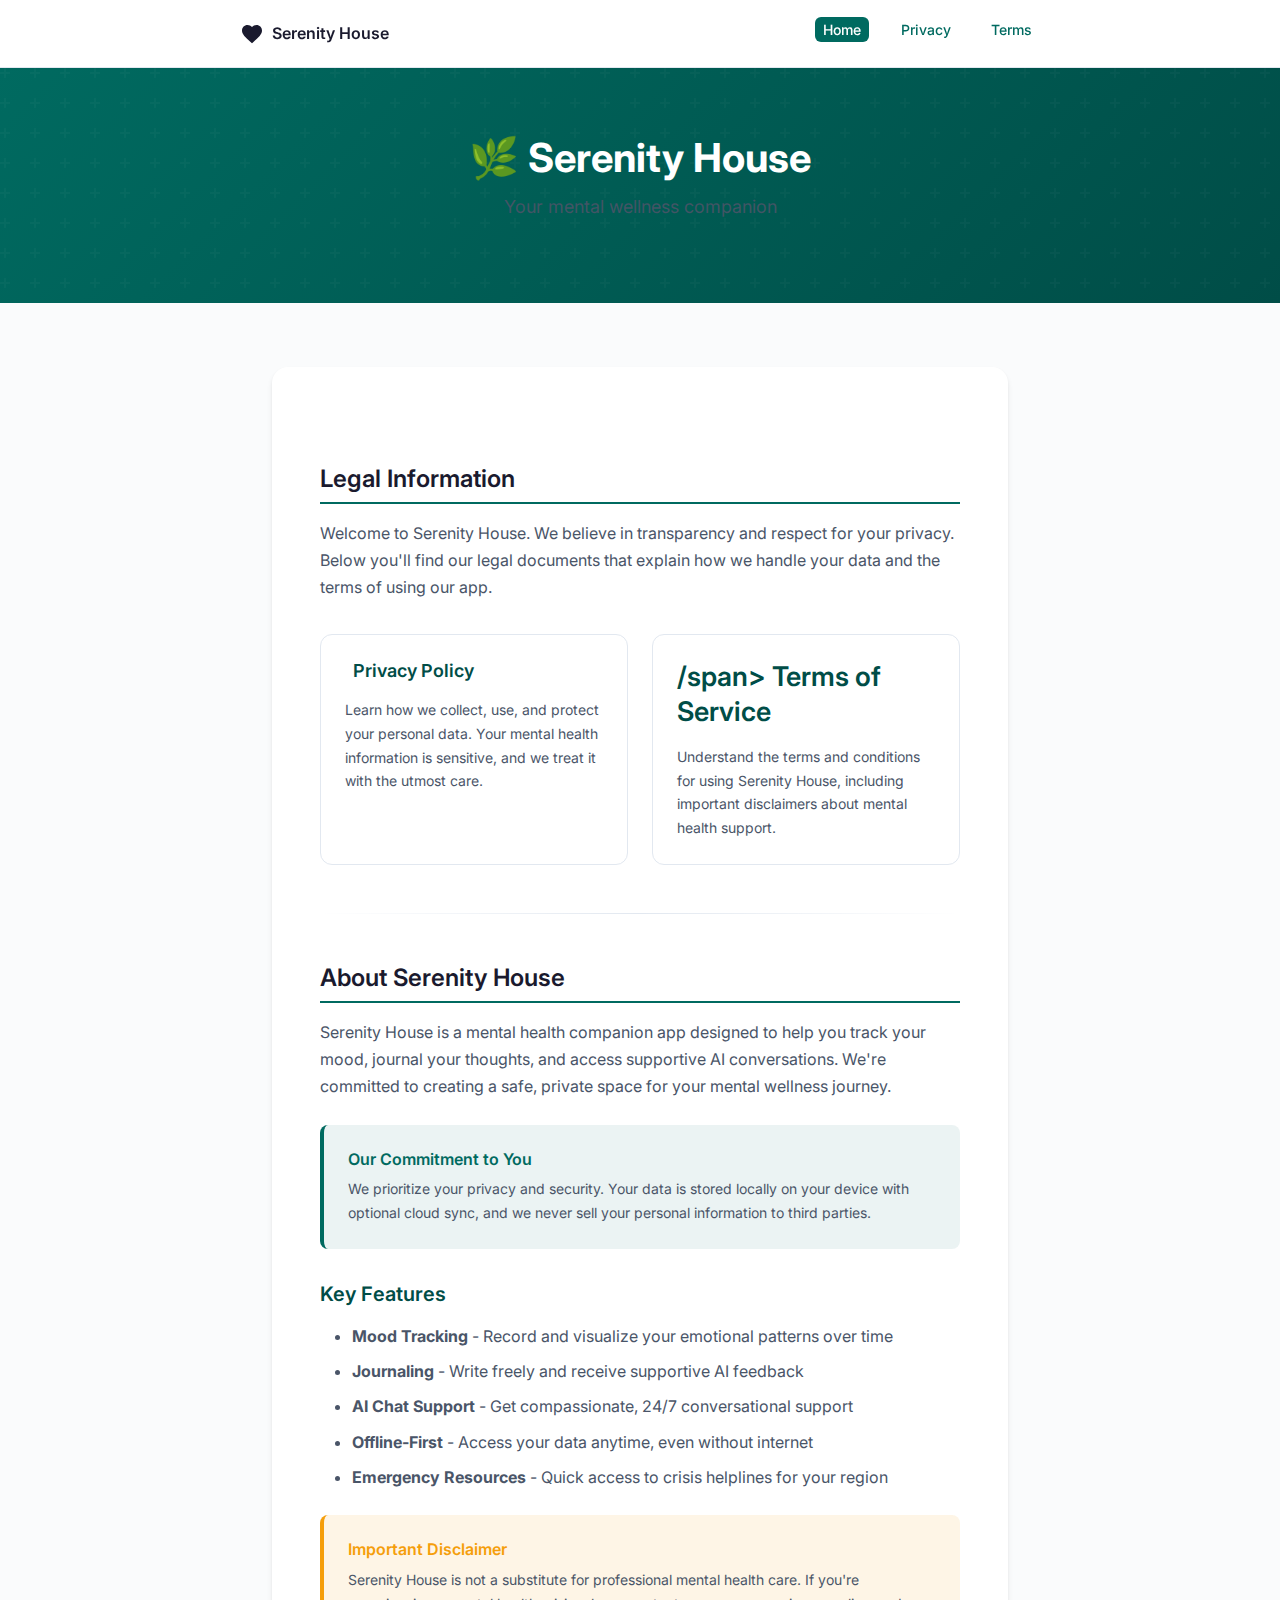
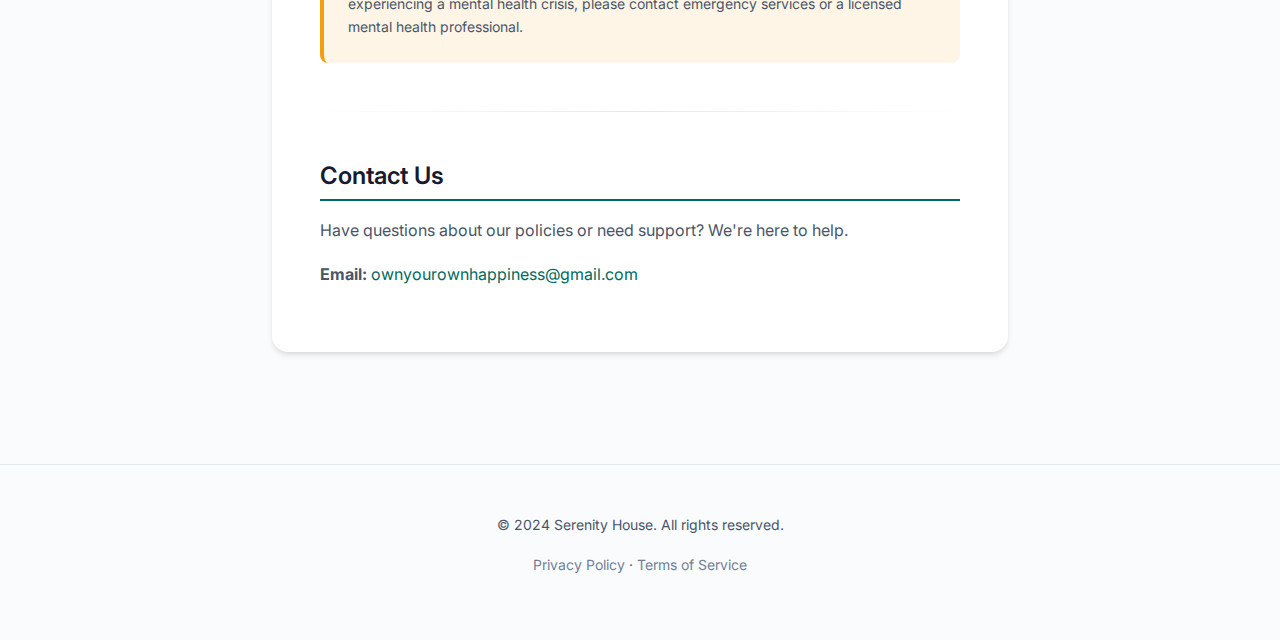
<file: index.html>
<!DOCTYPE html>
<html lang="en">
<head>
  <meta charset="UTF-8">
  <meta name="viewport" content="width=device-width, initial-scale=1.0">
  <meta name="description" content="Legal information and policies for Serenity House - your mental health companion app.">
  <meta name="theme-color" content="#006A60">
  <title>Serenity House - Legal</title>
  <link rel="preconnect" href="https://fonts.googleapis.com">
  <link rel="preconnect" href="https://fonts.gstatic.com" crossorigin>
  <link href="https://fonts.googleapis.com/css2?family=Inter:wght@400;500;600;700&display=swap" rel="stylesheet">
  <link rel="stylesheet" href="styles.css">
</head>
<body>
  <nav class="nav">
    <div class="nav-container">
      <a href="index.html" class="nav-brand">
        <svg viewBox="0 0 24 24" fill="none" xmlns="http://www.w3.org/2000/svg">
          <path d="M12 21.35l-1.45-1.32C5.4 15.36 2 12.28 2 8.5 2 5.42 4.42 3 7.5 3c1.74 0 3.41.81 4.5 2.09C13.09 3.81 14.76 3 16.5 3 19.58 3 22 5.42 22 8.5c0 3.78-3.4 6.86-8.55 11.54L12 21.35z" fill="currentColor"/>
        </svg>
        Serenity House
      </a>
      <ul class="nav-links">
        <li><a href="index.html" class="active">Home</a></li>
        <li><a href="privacy-policy.html">Privacy</a></li>
        <li><a href="terms-of-service.html">Terms</a></li>
      </ul>
    </div>
  </nav>

  <header class="header">
    <h1>🌿 Serenity House</h1>
    <p class="subtitle">Your mental wellness companion</p>
  </header>

  <main class="container">
    <div class="content">
      <h2>Legal Information</h2>
      <p>
        Welcome to Serenity House. We believe in transparency and respect for your privacy. 
        Below you'll find our legal documents that explain how we handle your data and the terms of using our app.
      </p>

      <div class="card-grid">
        <a href="privacy-policy.html" class="card">
          <h3><span class="emoji-icon"></span> Privacy Policy</h3>
          <p>
            Learn how we collect, use, and protect your personal data. Your mental health information is sensitive, and we treat it with the utmost care.
          </p>
        </a>

        <a href="terms-of-service.html" class="card">
          <h3><span class="emoji-icon">/span> Terms of Service</h3>
          <p>
            Understand the terms and conditions for using Serenity House, including important disclaimers about mental health support.
          </p>
        </a>
      </div>

      <div class="divider"></div>

      <h2>About Serenity House</h2>
      <p>
        Serenity House is a mental health companion app designed to help you track your mood, 
        journal your thoughts, and access supportive AI conversations. We're committed to 
        creating a safe, private space for your mental wellness journey.
      </p>

      <div class="info-box">
        <h4>Our Commitment to You</h4>
        <p>
          We prioritize your privacy and security. Your data is stored locally on your device 
          with optional cloud sync, and we never sell your personal information to third parties.
        </p>
      </div>

      <h3>Key Features</h3>
      <ul>
        <li><strong>Mood Tracking</strong> - Record and visualize your emotional patterns over time</li>
        <li><strong>Journaling</strong> - Write freely and receive supportive AI feedback</li>
        <li><strong>AI Chat Support</strong> - Get compassionate, 24/7 conversational support</li>
        <li><strong>Offline-First</strong> - Access your data anytime, even without internet</li>
        <li><strong>Emergency Resources</strong> - Quick access to crisis helplines for your region</li>
      </ul>

      <div class="info-box warning">
        <h4>Important Disclaimer</h4>
        <p>
          Serenity House is not a substitute for professional mental health care. If you're experiencing 
          a mental health crisis, please contact emergency services or a licensed mental health professional.
        </p>
      </div>

      <div class="divider"></div>

      <h2>Contact Us</h2>
      <p>
        Have questions about our policies or need support? We're here to help.
      </p>
      <p>
        <strong>Email:</strong> <a href="mailto:ownyourownhappiness@gmail.com">ownyourownhappiness@gmail.com</a>
      </p>
    </div>
  </main>

  <footer class="footer">
    <p>© 2024 Serenity House. All rights reserved.</p>
    <p>
      <a href="privacy-policy.html">Privacy Policy</a> · 
      <a href="terms-of-service.html">Terms of Service</a>
    </p>
  </footer>
</body>
</html>
</file>
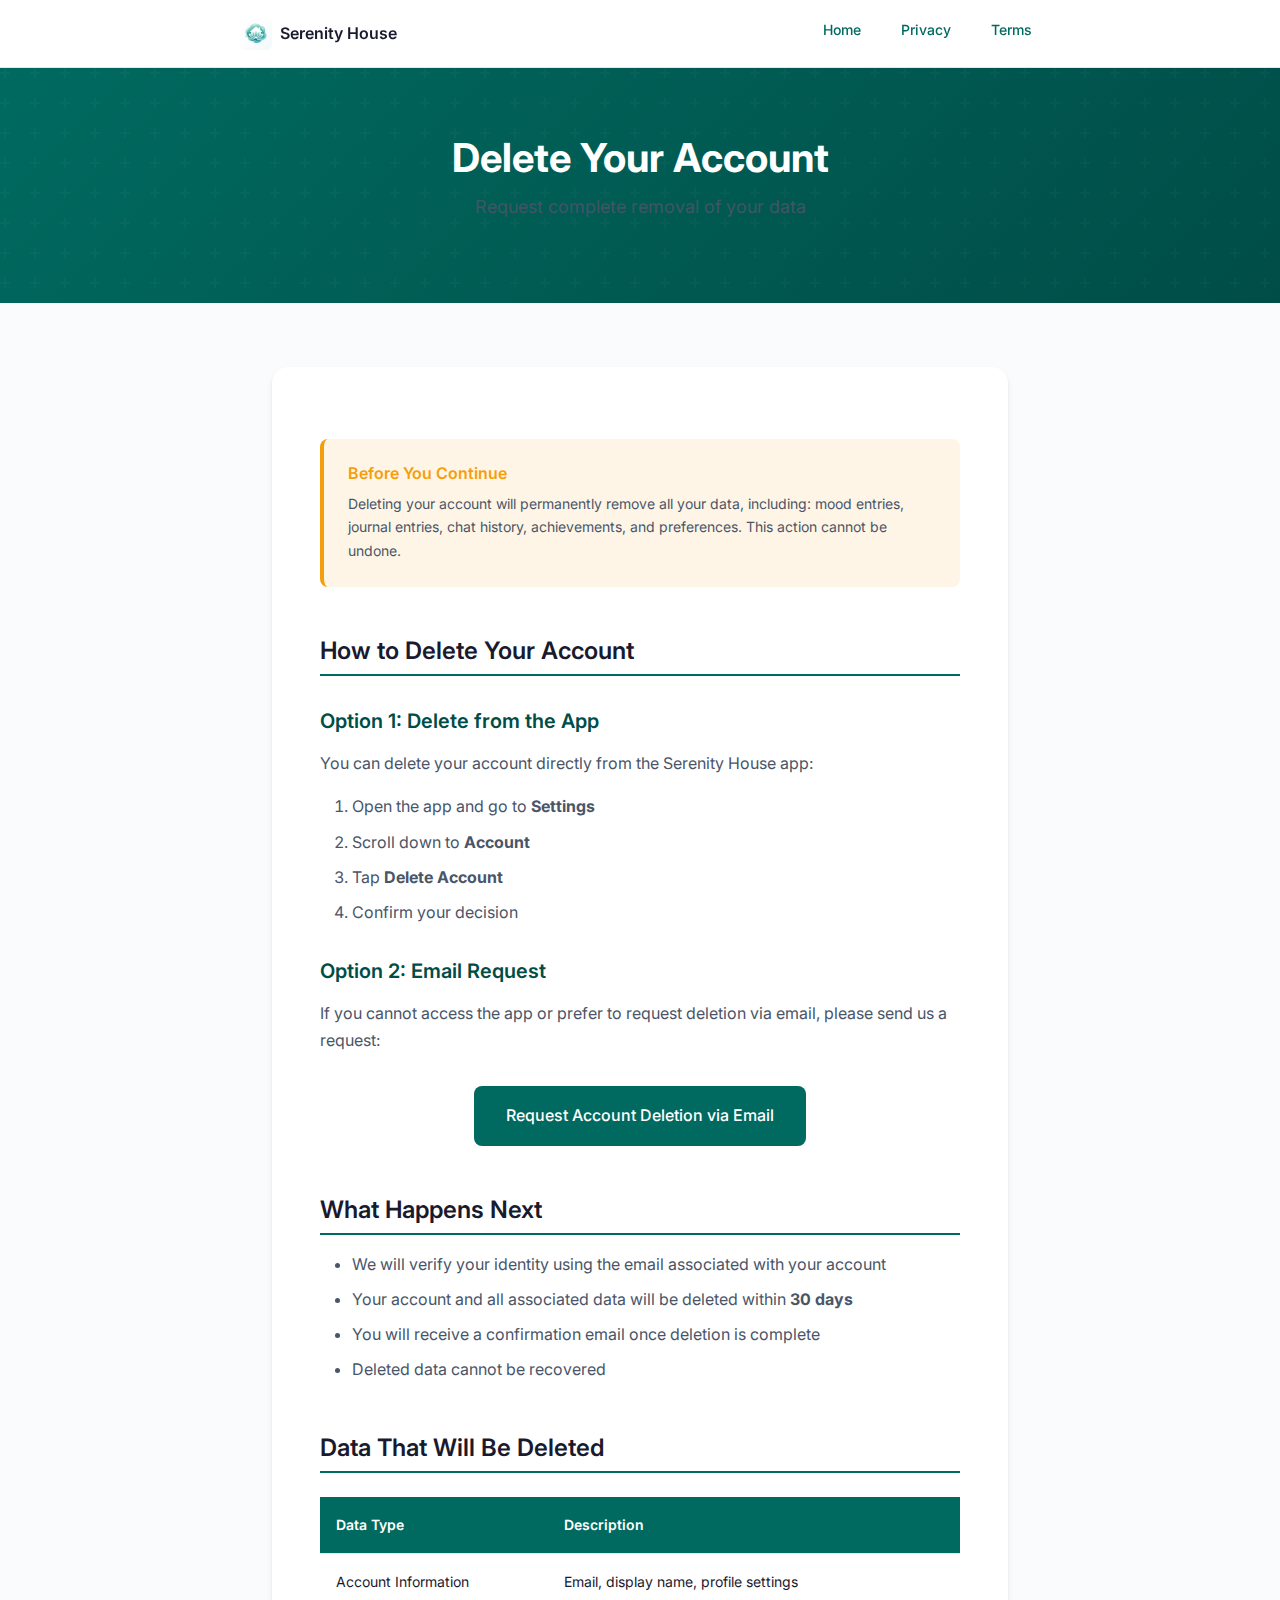
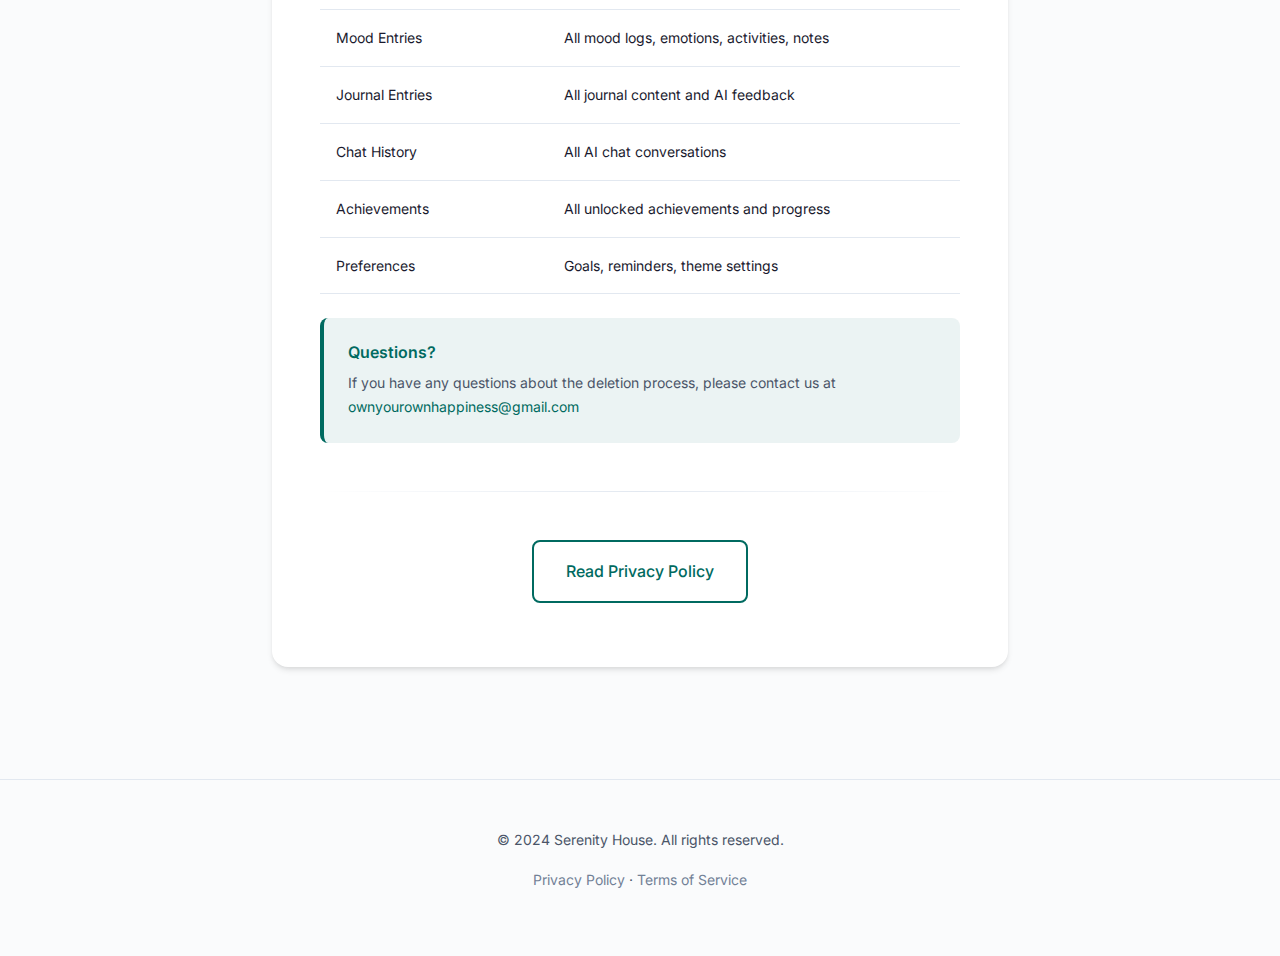
<file: delete-account.html>
<!DOCTYPE html>
<html lang="en">

<head>
    <meta charset="UTF-8">
    <meta name="viewport" content="width=device-width, initial-scale=1.0">
    <meta name="description" content="Request account deletion for Serenity House app">
    <meta name="theme-color" content="#006A60">
    <title>Delete Account - Serenity House</title>
    <link rel="icon" type="image/png" href="app_icon.png">
    <link rel="preconnect" href="https://fonts.googleapis.com">
    <link rel="preconnect" href="https://fonts.gstatic.com" crossorigin>
    <link href="https://fonts.googleapis.com/css2?family=Inter:wght@400;500;600;700&display=swap" rel="stylesheet">
    <link rel="stylesheet" href="styles.css">
</head>

<body>
    <nav class="nav">
        <div class="nav-container">
            <a href="index.html" class="nav-brand">
                <img src="app_icon.png" alt="Serenity House" class="nav-logo">
                Serenity House
            </a>
            <ul class="nav-links">
                <li><a href="index.html">Home</a></li>
                <li><a href="privacy-policy.html">Privacy</a></li>
                <li><a href="terms-of-service.html">Terms</a></li>
            </ul>
        </div>
    </nav>

    <header class="header">
        <h1>Delete Your Account</h1>
        <p class="subtitle">Request complete removal of your data</p>
    </header>

    <main class="container">
        <div class="content">
            <div class="info-box warning">
                <h4>Before You Continue</h4>
                <p>
                    Deleting your account will permanently remove all your data, including:
                    mood entries, journal entries, chat history, achievements, and preferences.
                    This action cannot be undone.
                </p>
            </div>

            <h2>How to Delete Your Account</h2>

            <h3>Option 1: Delete from the App</h3>
            <p>
                You can delete your account directly from the Serenity House app:
            </p>
            <ol>
                <li>Open the app and go to <strong>Settings</strong></li>
                <li>Scroll down to <strong>Account</strong></li>
                <li>Tap <strong>Delete Account</strong></li>
                <li>Confirm your decision</li>
            </ol>

            <h3>Option 2: Email Request</h3>
            <p>
                If you cannot access the app or prefer to request deletion via email,
                please send us a request:
            </p>

            <div style="text-align: center; margin: 2rem 0;">
                <a href="mailto:ownyourownhappiness@gmail.com?subject=Account%20Deletion%20Request&body=Please%20delete%20my%20Serenity%20House%20account.%0A%0AEmail%20associated%20with%20account%3A%20%5BYour%20email%20here%5D%0A%0AI%20understand%20this%20action%20is%20permanent%20and%20cannot%20be%20undone."
                    class="btn">
                    Request Account Deletion via Email
                </a>
            </div>

            <h2>What Happens Next</h2>
            <ul>
                <li>We will verify your identity using the email associated with your account</li>
                <li>Your account and all associated data will be deleted within <strong>30 days</strong></li>
                <li>You will receive a confirmation email once deletion is complete</li>
                <li>Deleted data cannot be recovered</li>
            </ul>

            <h2>Data That Will Be Deleted</h2>
            <table class="data-table">
                <thead>
                    <tr>
                        <th>Data Type</th>
                        <th>Description</th>
                    </tr>
                </thead>
                <tbody>
                    <tr>
                        <td>Account Information</td>
                        <td>Email, display name, profile settings</td>
                    </tr>
                    <tr>
                        <td>Mood Entries</td>
                        <td>All mood logs, emotions, activities, notes</td>
                    </tr>
                    <tr>
                        <td>Journal Entries</td>
                        <td>All journal content and AI feedback</td>
                    </tr>
                    <tr>
                        <td>Chat History</td>
                        <td>All AI chat conversations</td>
                    </tr>
                    <tr>
                        <td>Achievements</td>
                        <td>All unlocked achievements and progress</td>
                    </tr>
                    <tr>
                        <td>Preferences</td>
                        <td>Goals, reminders, theme settings</td>
                    </tr>
                </tbody>
            </table>

            <div class="info-box">
                <h4>Questions?</h4>
                <p>
                    If you have any questions about the deletion process, please contact us at
                    <a href="mailto:ownyourownhappiness@gmail.com">ownyourownhappiness@gmail.com</a>
                </p>
            </div>

            <div class="divider"></div>

            <p style="text-align: center;">
                <a href="privacy-policy.html" class="btn btn-outline">Read Privacy Policy</a>
            </p>
        </div>
    </main>

    <footer class="footer">
        <p>&copy; 2024 Serenity House. All rights reserved.</p>
        <p>
            <a href="privacy-policy.html">Privacy Policy</a> ·
            <a href="terms-of-service.html">Terms of Service</a>
        </p>
    </footer>
</body>

</html>
</file>
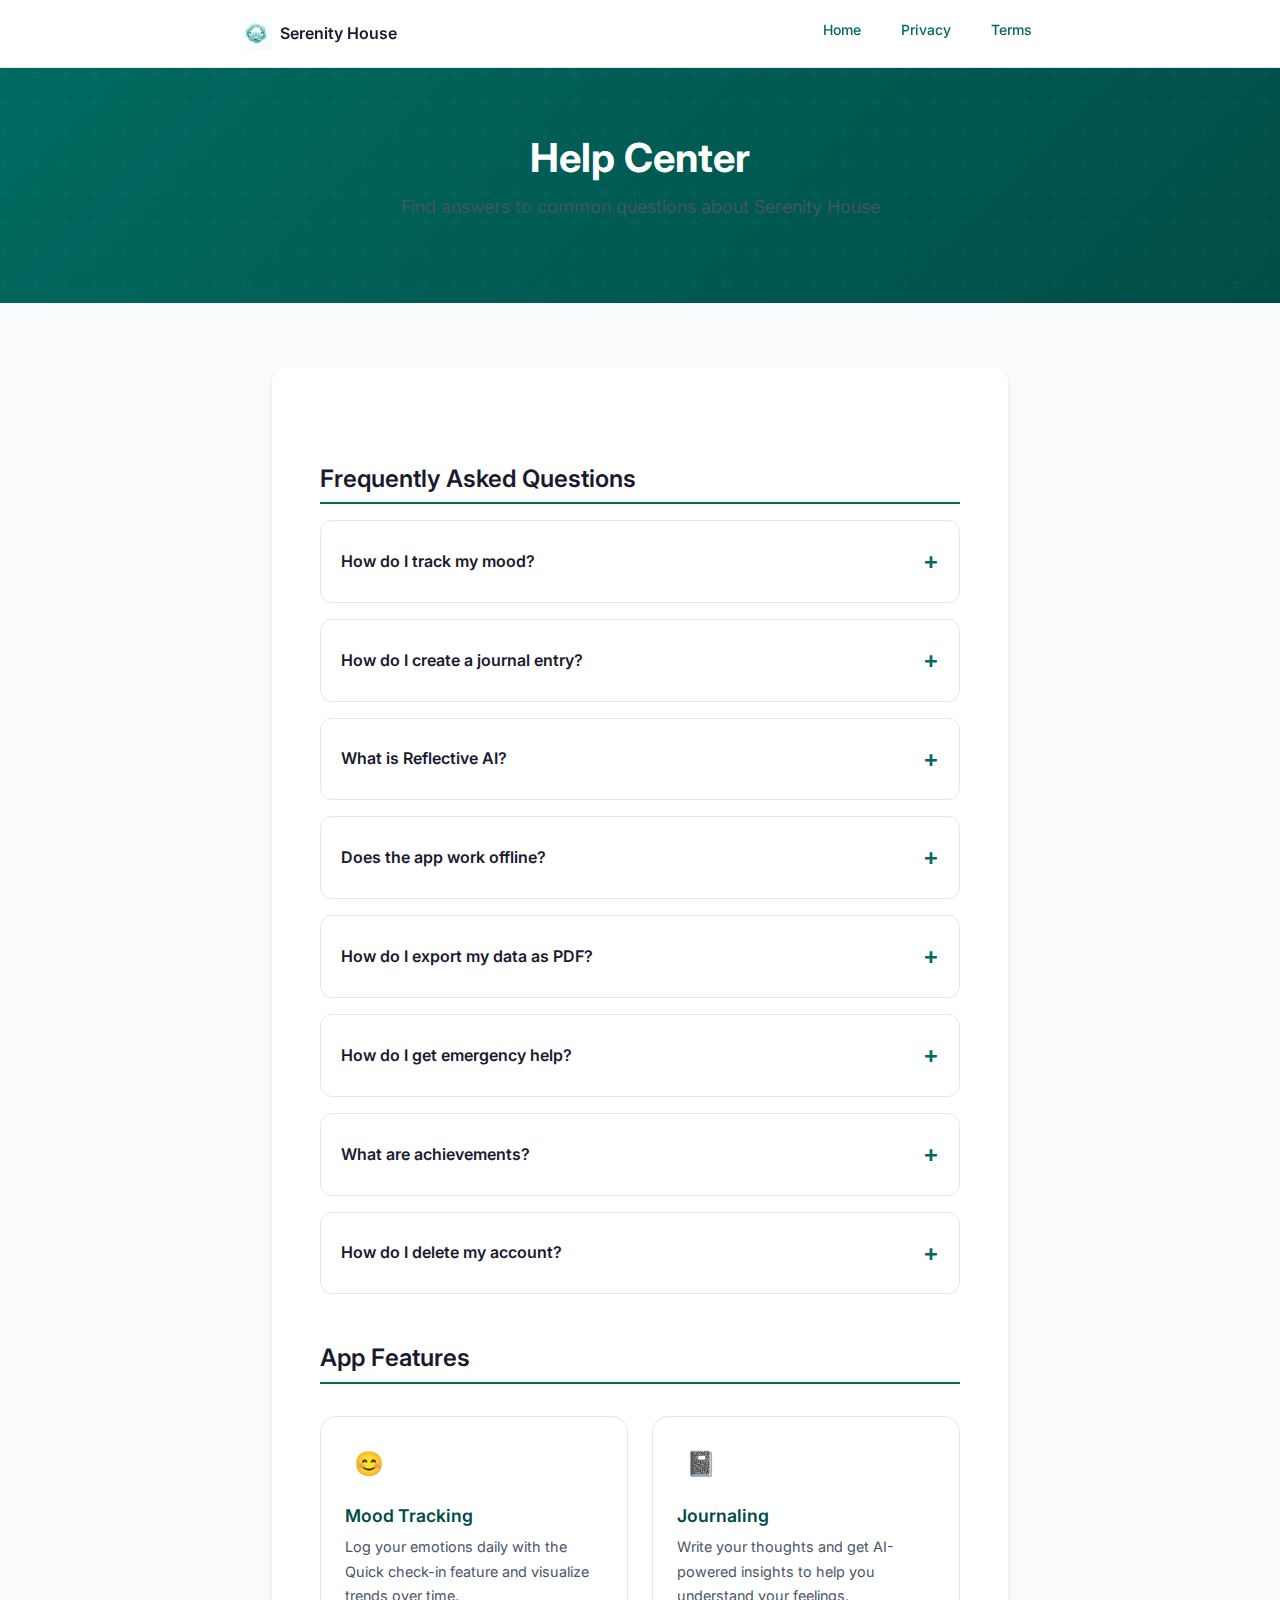
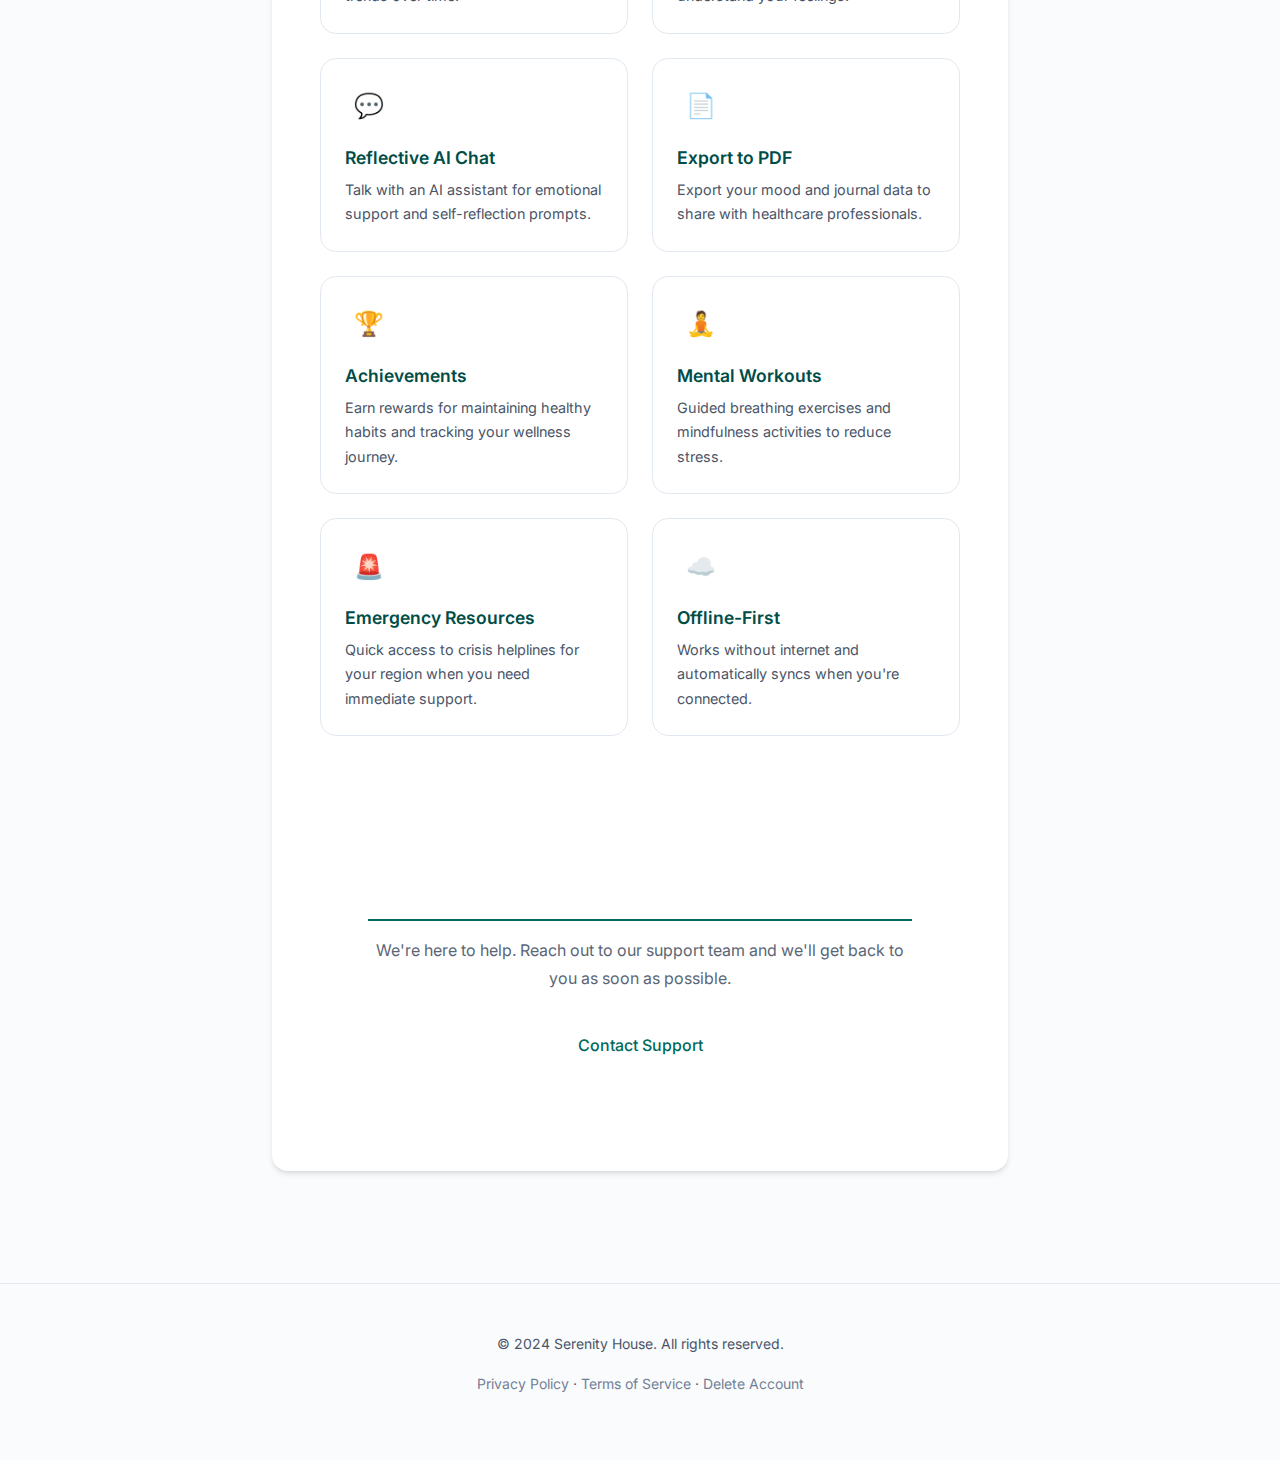
<file: help-center.html>
<!DOCTYPE html>
<html lang="en">

<head>
    <meta charset="UTF-8">
    <meta name="viewport" content="width=device-width, initial-scale=1.0">
    <meta name="description" content="Help Center and FAQs for Serenity House mental wellness app">
    <meta name="theme-color" content="#006A60">
    <title>Help Center - Serenity House</title>
    <link rel="icon" type="image/png" href="app_icon.png">
    <link rel="preconnect" href="https://fonts.googleapis.com">
    <link rel="preconnect" href="https://fonts.gstatic.com" crossorigin>
    <link href="https://fonts.googleapis.com/css2?family=Inter:wght@400;500;600;700&display=swap" rel="stylesheet">
    <link rel="stylesheet" href="styles.css">
    <style>
        .faq-section {
            margin-bottom: 3rem;
        }

        .faq-item {
            background: var(--color-surface);
            border: 1px solid var(--color-border);
            border-radius: 12px;
            margin-bottom: 1rem;
            overflow: hidden;
        }

        .faq-question {
            padding: 1.25rem;
            cursor: pointer;
            display: flex;
            justify-content: space-between;
            align-items: center;
            font-weight: 600;
            transition: background-color 0.2s;
        }

        .faq-question:hover {
            background: var(--color-surface-hover);
        }

        .faq-question::after {
            content: '+';
            font-size: 1.5rem;
            color: var(--color-primary);
            transition: transform 0.3s;
        }

        .faq-item.active .faq-question::after {
            transform: rotate(45deg);
        }

        .faq-answer {
            max-height: 0;
            overflow: hidden;
            transition: max-height 0.3s ease-out;
            padding: 0 1.25rem;
        }

        .faq-item.active .faq-answer {
            max-height: 500px;
            padding: 0 1.25rem 1.25rem;
        }

        .faq-answer p {
            margin: 0;
            color: var(--color-text-secondary);
            line-height: 1.6;
        }

        .features-grid {
            display: grid;
            grid-template-columns: repeat(auto-fit, minmax(280px, 1fr));
            gap: 1.5rem;
            margin-top: 2rem;
        }

        .feature-card {
            background: var(--color-surface);
            border: 1px solid var(--color-border);
            border-radius: 16px;
            padding: 1.5rem;
            transition: transform 0.2s, box-shadow 0.2s;
        }

        .feature-card:hover {
            transform: translateY(-2px);
            box-shadow: 0 8px 24px rgba(0, 0, 0, 0.1);
        }

        .feature-icon {
            width: 48px;
            height: 48px;
            background: linear-gradient(135deg, var(--color-primary), var(--color-secondary));
            border-radius: 12px;
            display: flex;
            align-items: center;
            justify-content: center;
            font-size: 1.5rem;
            margin-bottom: 1rem;
        }

        .feature-card h3 {
            margin: 0 0 0.5rem 0;
            font-size: 1.1rem;
        }

        .feature-card p {
            margin: 0;
            color: var(--color-text-secondary);
            font-size: 0.9rem;
        }

        .contact-section {
            background: linear-gradient(135deg, var(--color-primary), var(--color-secondary));
            border-radius: 20px;
            padding: 3rem;
            text-align: center;
            color: white;
            margin-top: 3rem;
        }

        .contact-section h2 {
            color: white;
            margin-bottom: 1rem;
        }

        .contact-section p {
            opacity: 0.9;
            margin-bottom: 1.5rem;
        }

        .contact-section .btn {
            background: white;
            color: var(--color-primary);
        }

        .contact-section .btn:hover {
            background: rgba(255, 255, 255, 0.9);
        }
    </style>
</head>

<body>
    <nav class="nav">
        <div class="nav-container">
            <a href="index.html" class="nav-brand">
                <img src="app_icon.png" alt="Serenity House" class="nav-logo">
                Serenity House
            </a>
            <ul class="nav-links">
                <li><a href="index.html">Home</a></li>
                <li><a href="privacy-policy.html">Privacy</a></li>
                <li><a href="terms-of-service.html">Terms</a></li>
            </ul>
        </div>
    </nav>

    <header class="header">
        <h1>Help Center</h1>
        <p class="subtitle">Find answers to common questions about Serenity House</p>
    </header>

    <main class="container">
        <div class="content">
            <section class="faq-section">
                <h2>Frequently Asked Questions</h2>

                <div class="faq-item">
                    <div class="faq-question">How do I track my mood?</div>
                    <div class="faq-answer">
                        <p>Use the "Quick check-in" section on the home screen to log how you're feeling. Select an
                            emoji that represents your current mood and optionally add notes. You can track multiple
                            moods throughout the day.</p>
                    </div>
                </div>

                <div class="faq-item">
                    <div class="faq-question">How do I create a journal entry?</div>
                    <div class="faq-answer">
                        <p>Go to the Journal tab and tap the + button. Write your thoughts and feelings. You can also
                            get AI-powered feedback and insights on your entries by tapping "Get AI Feedback".</p>
                    </div>
                </div>

                <div class="faq-item">
                    <div class="faq-question">What is Reflective AI?</div>
                    <div class="faq-answer">
                        <p>The Chat tab connects you with an AI assistant designed for self-reflection and emotional
                            support. It can provide journaling prompts, discuss your feelings, and offer coping
                            strategies. All conversations are private and stored securely.</p>
                    </div>
                </div>

                <div class="faq-item">
                    <div class="faq-question">Does the app work offline?</div>
                    <div class="faq-answer">
                        <p>Yes! All your data is stored locally on your device and automatically syncs to the cloud when
                            you're back online. You can continue tracking your mood and journaling even without
                            internet.</p>
                    </div>
                </div>

                <div class="faq-item">
                    <div class="faq-question">How do I export my data as PDF?</div>
                    <div class="faq-answer">
                        <p>Go to Settings > Export Data as PDF. You can export your mood history and journal entries as
                            a PDF document. This is useful for sharing with a therapist or keeping personal records.</p>
                    </div>
                </div>

                <div class="faq-item">
                    <div class="faq-question">How do I get emergency help?</div>
                    <div class="faq-answer">
                        <p>Tap the emergency icon (heart with pulse) in the app bar to access crisis helplines for your
                            region. These are available 24/7 and staffed by trained professionals.</p>
                    </div>
                </div>

                <div class="faq-item">
                    <div class="faq-question">What are achievements?</div>
                    <div class="faq-answer">
                        <p>Achievements reward your consistency and progress. You earn them by logging moods, writing
                            journal entries, maintaining streaks, and completing mental workouts. View your achievements
                            from Settings > Achievements.</p>
                    </div>
                </div>

                <div class="faq-item">
                    <div class="faq-question">How do I delete my account?</div>
                    <div class="faq-answer">
                        <p>Go to Settings and scroll to the Danger Zone section. Tap "Delete account" to permanently
                            remove your account and all associated data. This action cannot be undone. You can also
                            <a href="delete-account.html">request deletion via email</a>.
                        </p>
                    </div>
                </div>
            </section>

            <section>
                <h2>App Features</h2>
                <div class="features-grid">
                    <div class="feature-card">
                        <div class="feature-icon">😊</div>
                        <h3>Mood Tracking</h3>
                        <p>Log your emotions daily with the Quick check-in feature and visualize trends over time.</p>
                    </div>
                    <div class="feature-card">
                        <div class="feature-icon">📓</div>
                        <h3>Journaling</h3>
                        <p>Write your thoughts and get AI-powered insights to help you understand your feelings.</p>
                    </div>
                    <div class="feature-card">
                        <div class="feature-icon">💬</div>
                        <h3>Reflective AI Chat</h3>
                        <p>Talk with an AI assistant for emotional support and self-reflection prompts.</p>
                    </div>
                    <div class="feature-card">
                        <div class="feature-icon">📄</div>
                        <h3>Export to PDF</h3>
                        <p>Export your mood and journal data to share with healthcare professionals.</p>
                    </div>
                    <div class="feature-card">
                        <div class="feature-icon">🏆</div>
                        <h3>Achievements</h3>
                        <p>Earn rewards for maintaining healthy habits and tracking your wellness journey.</p>
                    </div>
                    <div class="feature-card">
                        <div class="feature-icon">🧘</div>
                        <h3>Mental Workouts</h3>
                        <p>Guided breathing exercises and mindfulness activities to reduce stress.</p>
                    </div>
                    <div class="feature-card">
                        <div class="feature-icon">🚨</div>
                        <h3>Emergency Resources</h3>
                        <p>Quick access to crisis helplines for your region when you need immediate support.</p>
                    </div>
                    <div class="feature-card">
                        <div class="feature-icon">☁️</div>
                        <h3>Offline-First</h3>
                        <p>Works without internet and automatically syncs when you're connected.</p>
                    </div>
                </div>
            </section>

            <section class="contact-section">
                <h2>Still Have Questions?</h2>
                <p>We're here to help. Reach out to our support team and we'll get back to you as soon as possible.</p>
                <a href="mailto:ownyourownhappiness@gmail.com?subject=Help%20Request%20-%20Serenity%20House"
                    class="btn">
                    Contact Support
                </a>
            </section>
        </div>
    </main>

    <footer class="footer">
        <p>&copy; 2024 Serenity House. All rights reserved.</p>
        <p>
            <a href="privacy-policy.html">Privacy Policy</a> ·
            <a href="terms-of-service.html">Terms of Service</a> ·
            <a href="delete-account.html">Delete Account</a>
        </p>
    </footer>

    <script>
        // FAQ accordion functionality
        document.querySelectorAll('.faq-question').forEach(question => {
            question.addEventListener('click', () => {
                const item = question.parentElement;
                const wasActive = item.classList.contains('active');

                // Close all items
                document.querySelectorAll('.faq-item').forEach(i => i.classList.remove('active'));

                // Toggle current item
                if (!wasActive) {
                    item.classList.add('active');
                }
            });
        });
    </script>
</body>

</html>
</file>
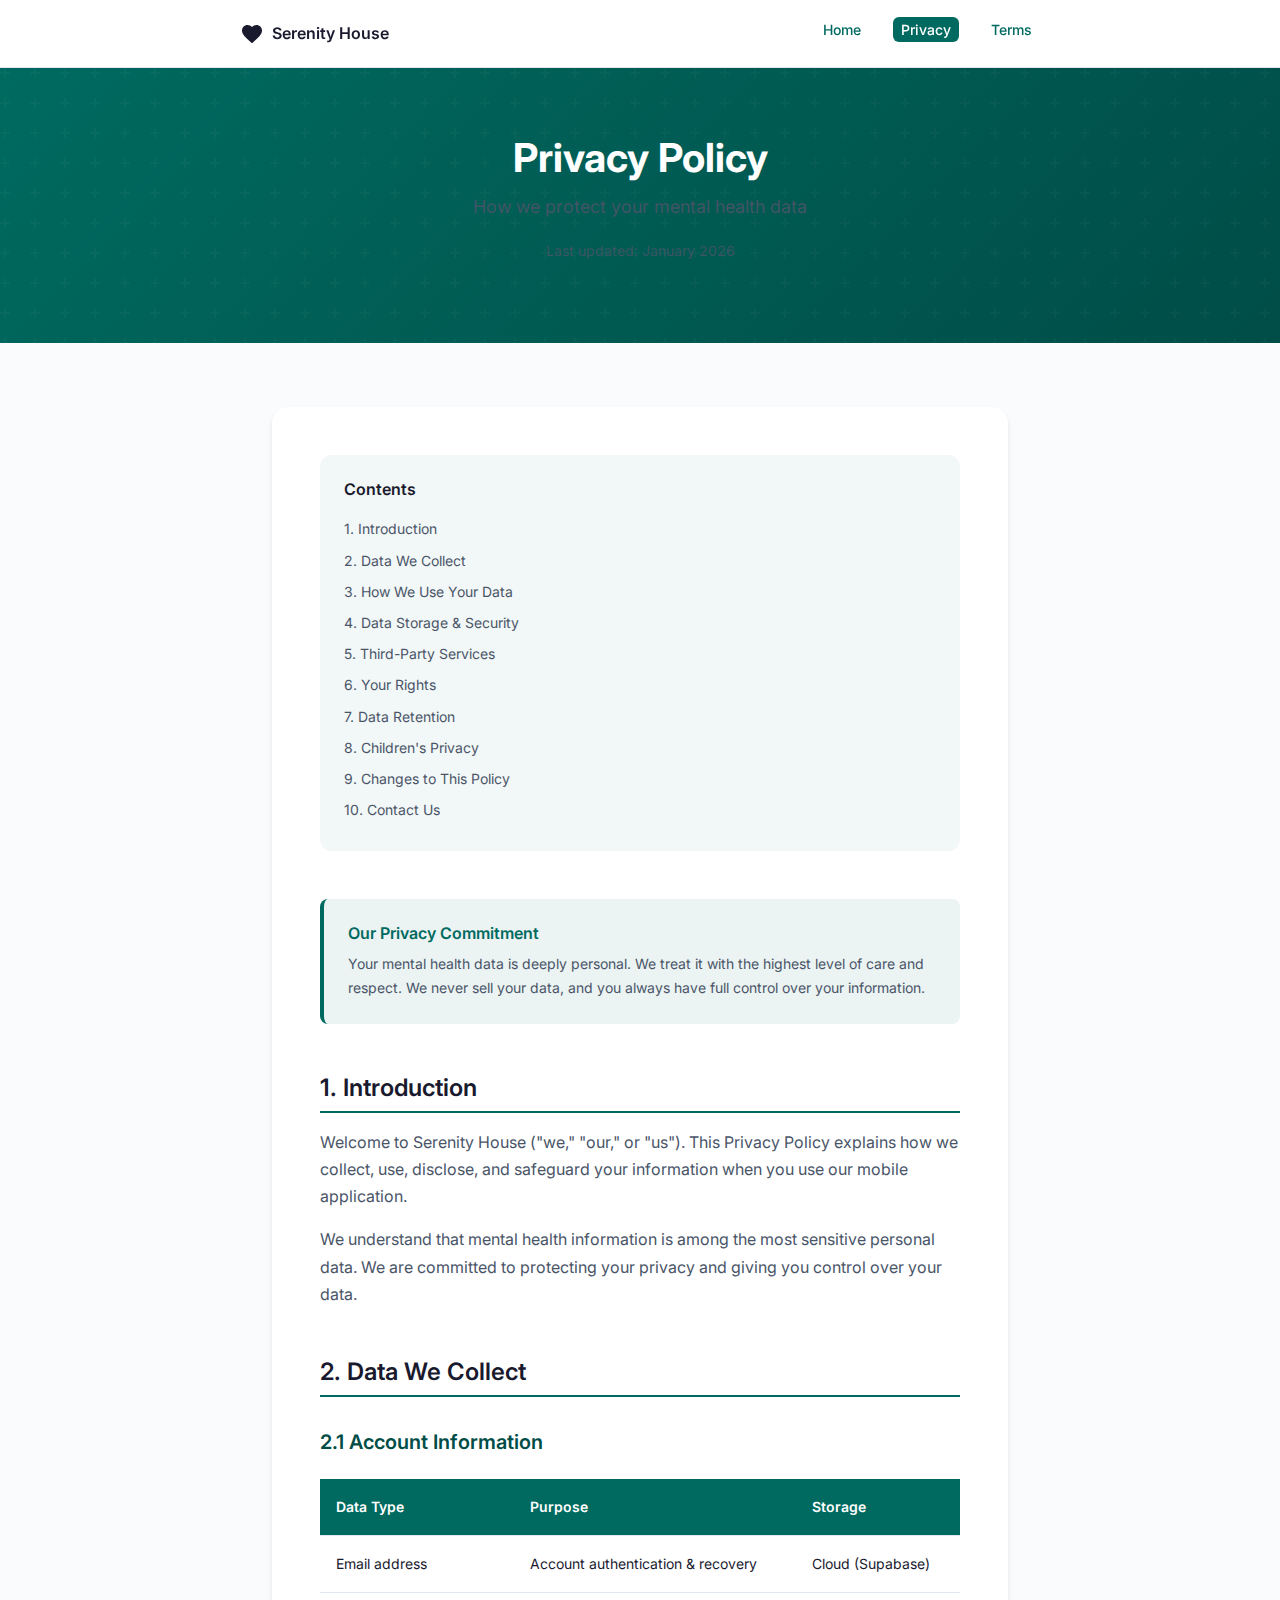
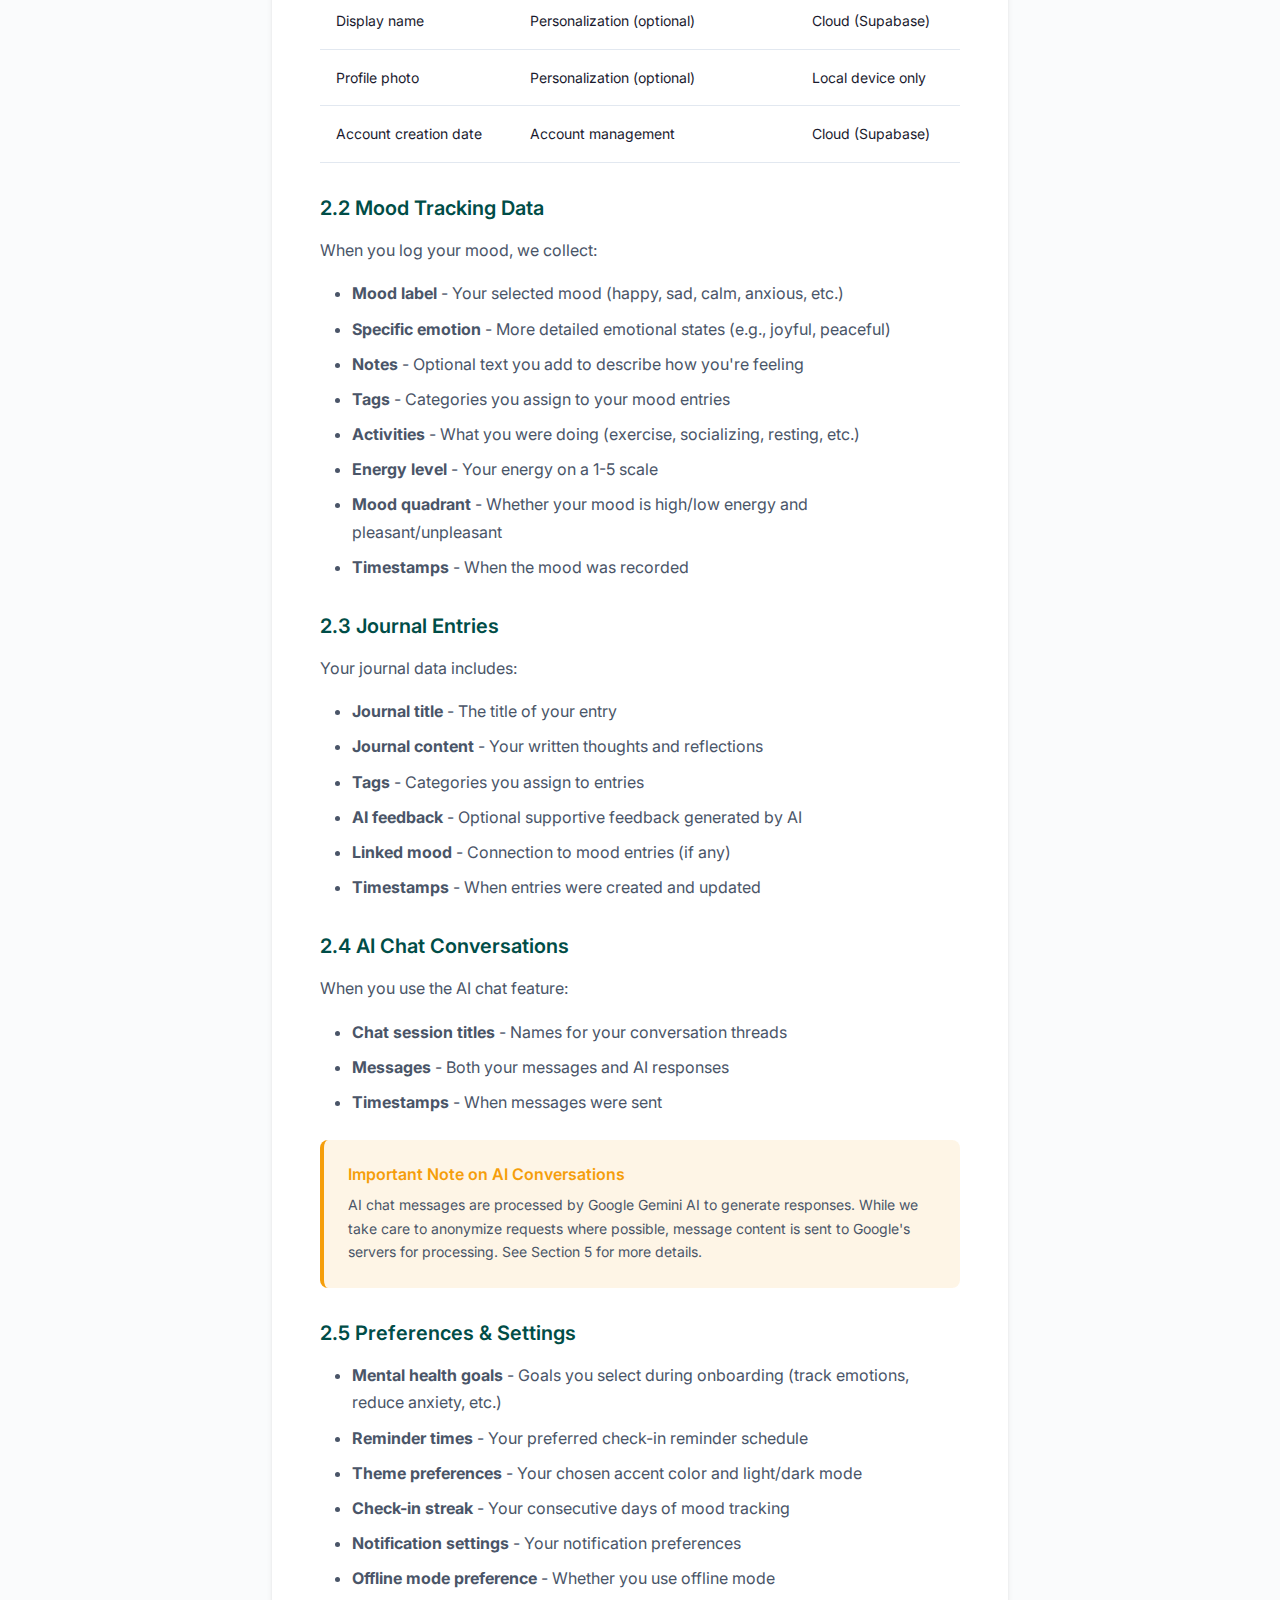
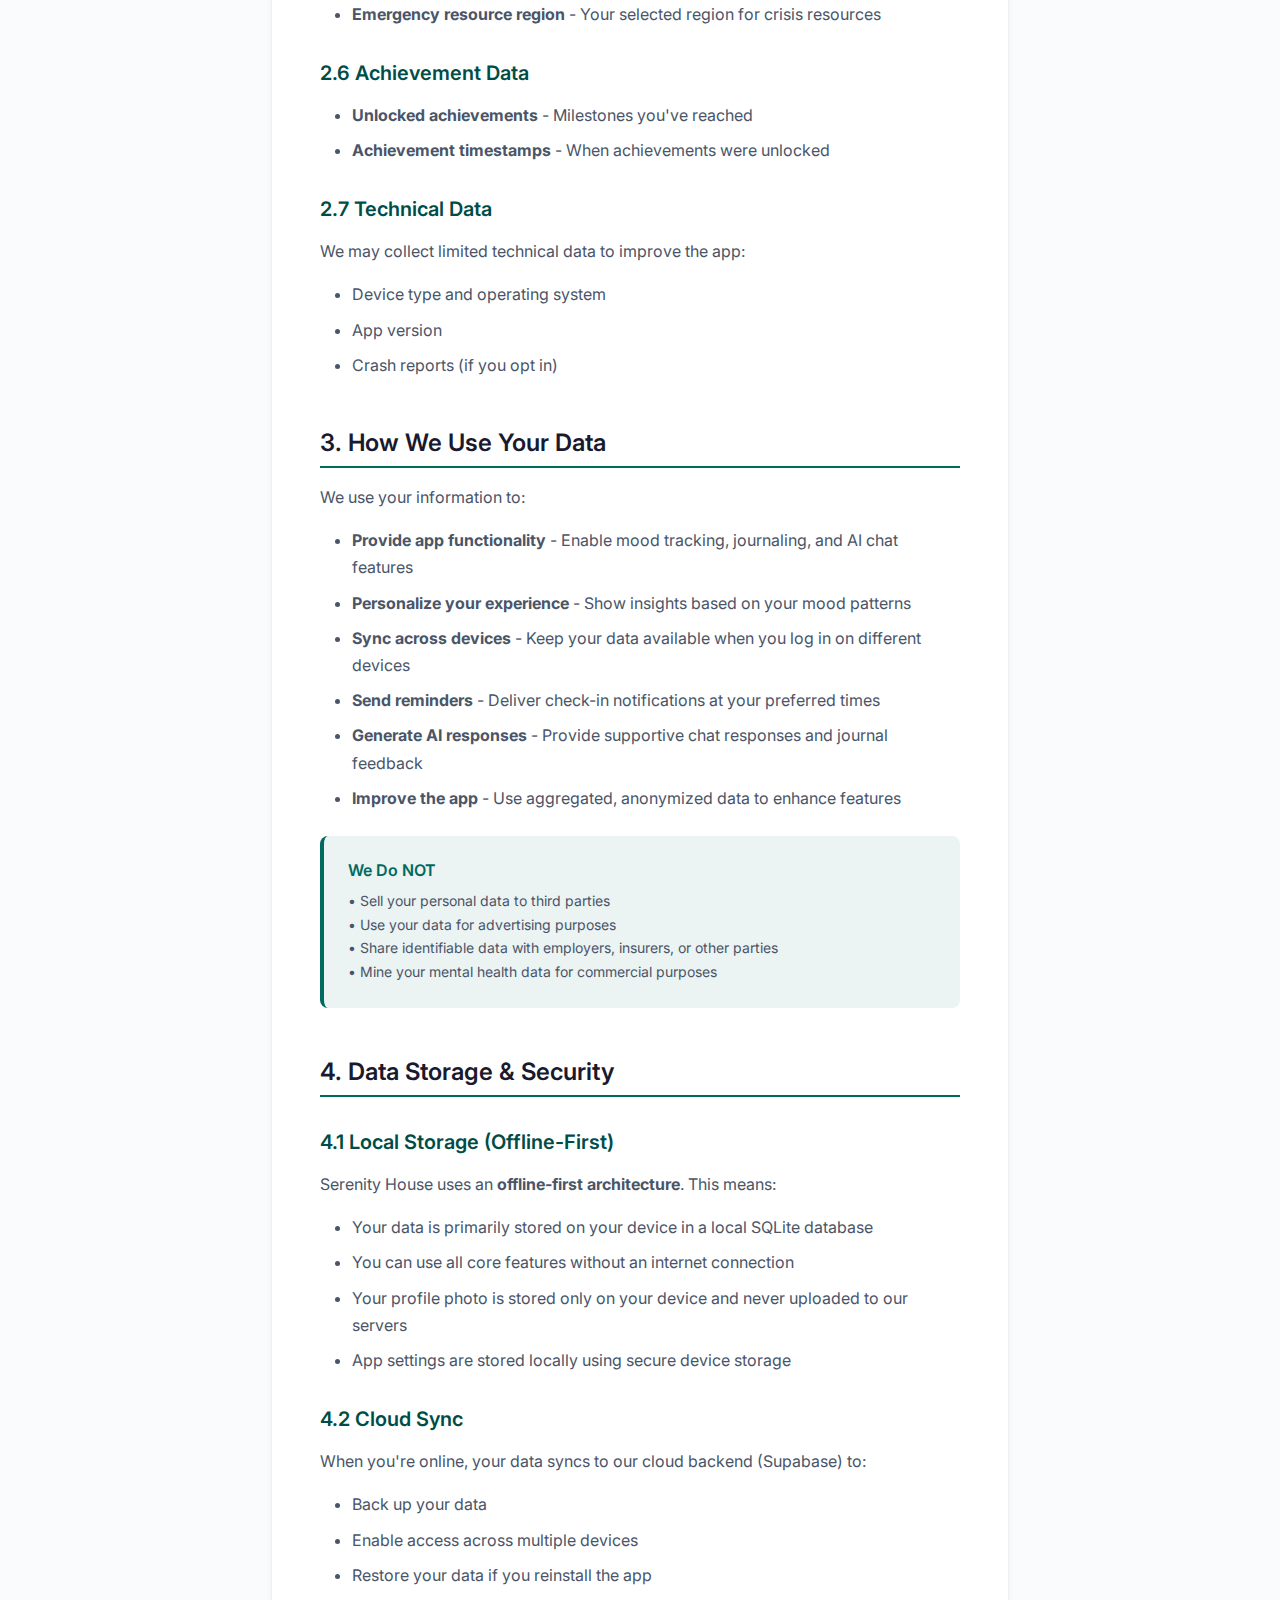
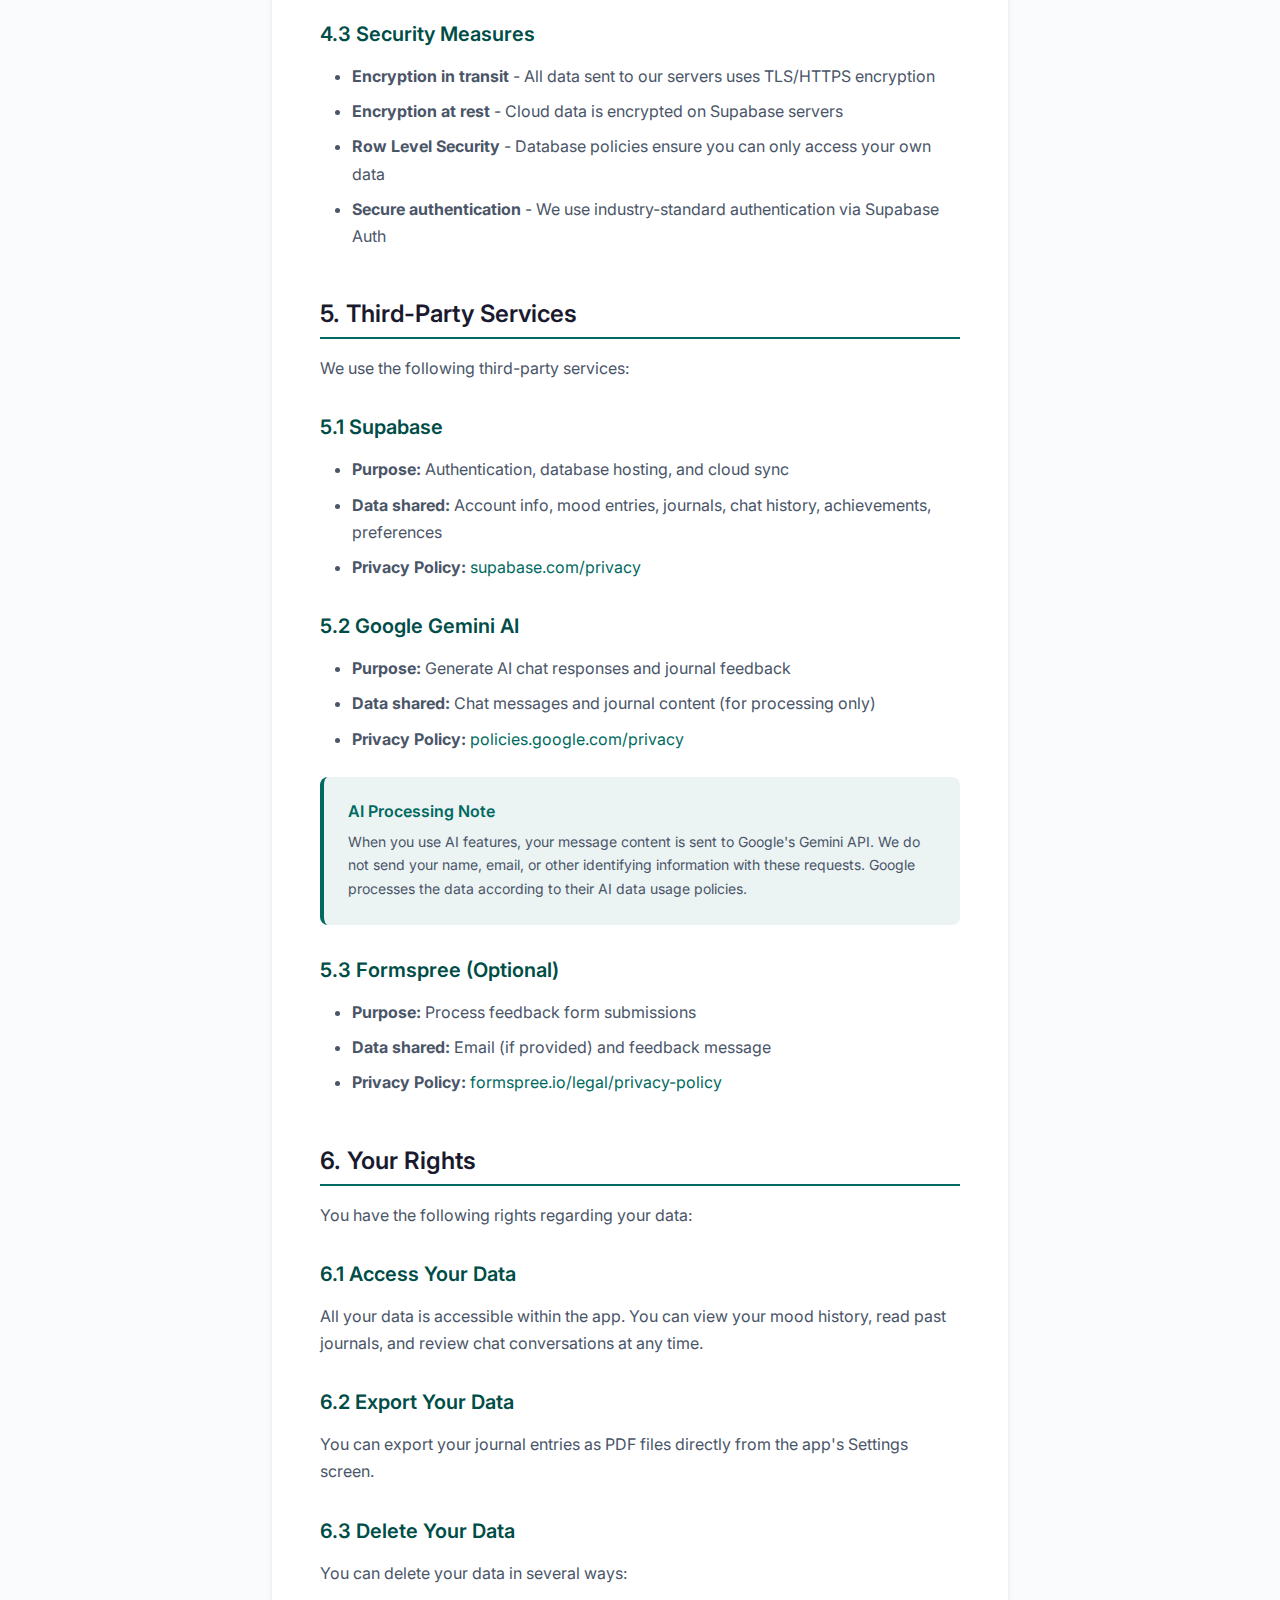
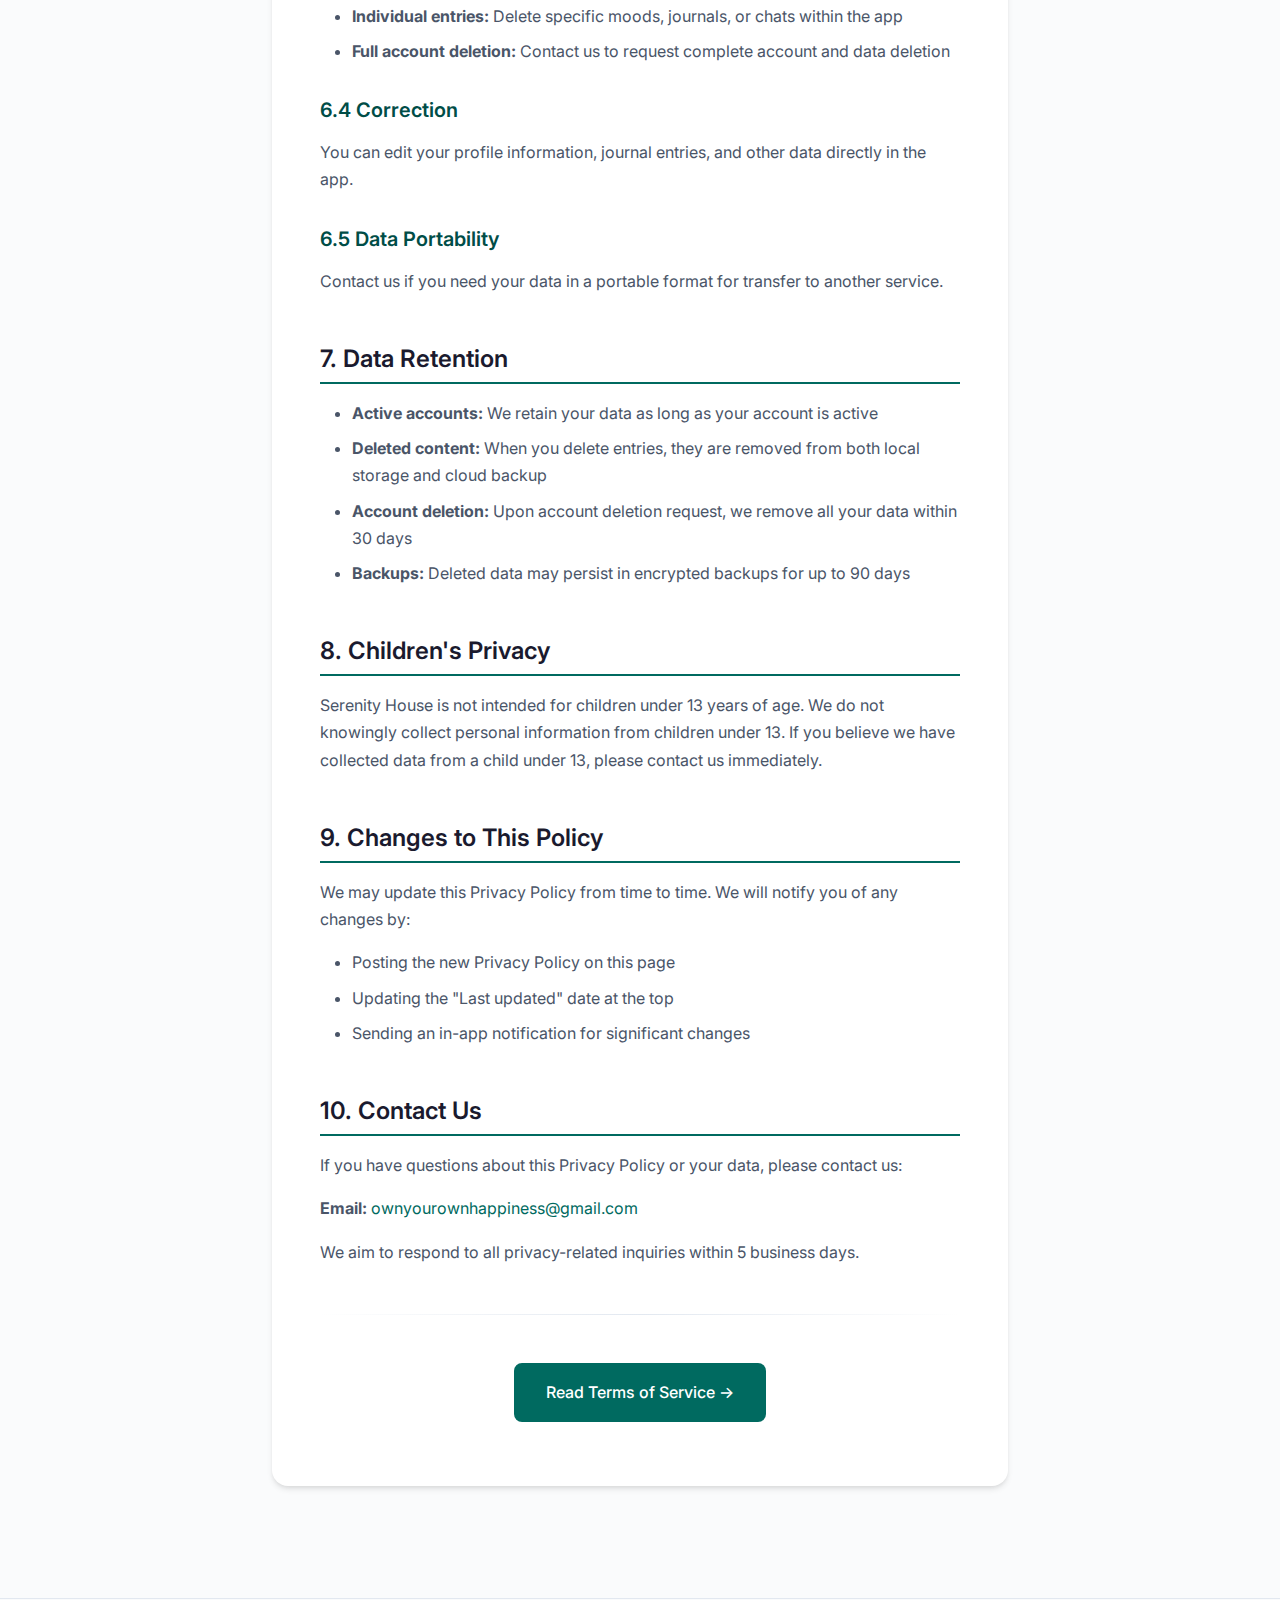
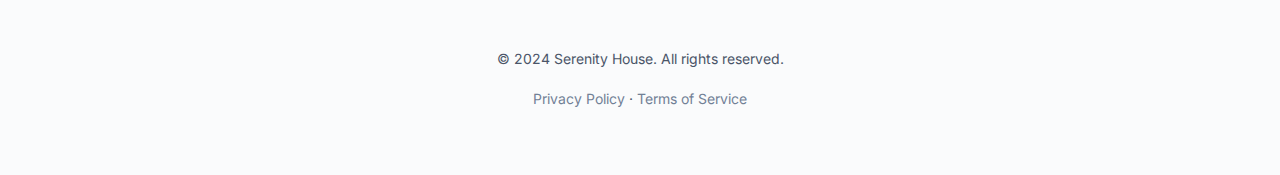
<file: privacy-policy.html>
<!DOCTYPE html>
<html lang="en">

<head>
    <meta charset="UTF-8">
    <meta name="viewport" content="width=device-width, initial-scale=1.0">
    <meta name="description"
        content="Privacy Policy for Serenity House - Learn how we collect, use, and protect your mental health data.">
    <meta name="theme-color" content="#006A60">
    <title>Privacy Policy - Serenity House</title>
    <link rel="preconnect" href="https://fonts.googleapis.com">
    <link rel="preconnect" href="https://fonts.gstatic.com" crossorigin>
    <link href="https://fonts.googleapis.com/css2?family=Inter:wght@400;500;600;700&display=swap" rel="stylesheet">
    <link rel="stylesheet" href="styles.css">
</head>

<body>
    <nav class="nav">
        <div class="nav-container">
            <a href="index.html" class="nav-brand">
                <svg viewBox="0 0 24 24" fill="none" xmlns="http://www.w3.org/2000/svg">
                    <path
                        d="M12 21.35l-1.45-1.32C5.4 15.36 2 12.28 2 8.5 2 5.42 4.42 3 7.5 3c1.74 0 3.41.81 4.5 2.09C13.09 3.81 14.76 3 16.5 3 19.58 3 22 5.42 22 8.5c0 3.78-3.4 6.86-8.55 11.54L12 21.35z"
                        fill="currentColor" />
                </svg>
                Serenity House
            </a>
            <ul class="nav-links">
                <li><a href="index.html">Home</a></li>
                <li><a href="privacy-policy.html" class="active">Privacy</a></li>
                <li><a href="terms-of-service.html">Terms</a></li>
            </ul>
        </div>
    </nav>

    <header class="header">
        <h1>Privacy Policy</h1>
        <p class="subtitle">How we protect your mental health data</p>
        <p class="last-updated">Last updated: January 2026</p>
    </header>

    <main class="container">
        <div class="content">
            <!-- Table of Contents -->
            <div class="toc">
                <h4>Contents</h4>
                <ul>
                    <li><a href="#introduction">1. Introduction</a></li>
                    <li><a href="#data-we-collect">2. Data We Collect</a></li>
                    <li><a href="#how-we-use">3. How We Use Your Data</a></li>
                    <li><a href="#data-storage">4. Data Storage & Security</a></li>
                    <li><a href="#third-party">5. Third-Party Services</a></li>
                    <li><a href="#your-rights">6. Your Rights</a></li>
                    <li><a href="#data-retention">7. Data Retention</a></li>
                    <li><a href="#children">8. Children's Privacy</a></li>
                    <li><a href="#changes">9. Changes to This Policy</a></li>
                    <li><a href="#contact">10. Contact Us</a></li>
                </ul>
            </div>

            <div class="info-box">
                <h4>Our Privacy Commitment</h4>
                <p>
                    Your mental health data is deeply personal. We treat it with the highest level of care
                    and respect. We never sell your data, and you always have full control over your information.
                </p>
            </div>

            <!-- Section 1 -->
            <h2 id="introduction">1. Introduction</h2>
            <p>
                Welcome to Serenity House ("we," "our," or "us"). This Privacy Policy explains how we collect,
                use, disclose, and safeguard your information when you use our mobile application.
            </p>
            <p>
                We understand that mental health information is among the most sensitive personal data.
                We are committed to protecting your privacy and giving you control over your data.
            </p>

            <!-- Section 2 -->
            <h2 id="data-we-collect">2. Data We Collect</h2>

            <h3>2.1 Account Information</h3>
            <table class="data-table">
                <thead>
                    <tr>
                        <th>Data Type</th>
                        <th>Purpose</th>
                        <th>Storage</th>
                    </tr>
                </thead>
                <tbody>
                    <tr>
                        <td>Email address</td>
                        <td>Account authentication & recovery</td>
                        <td>Cloud (Supabase)</td>
                    </tr>
                    <tr>
                        <td>Display name</td>
                        <td>Personalization (optional)</td>
                        <td>Cloud (Supabase)</td>
                    </tr>
                    <tr>
                        <td>Profile photo</td>
                        <td>Personalization (optional)</td>
                        <td>Local device only</td>
                    </tr>
                    <tr>
                        <td>Account creation date</td>
                        <td>Account management</td>
                        <td>Cloud (Supabase)</td>
                    </tr>
                </tbody>
            </table>

            <h3>2.2 Mood Tracking Data</h3>
            <p>When you log your mood, we collect:</p>
            <ul>
                <li><strong>Mood label</strong> - Your selected mood (happy, sad, calm, anxious, etc.)</li>
                <li><strong>Specific emotion</strong> - More detailed emotional states (e.g., joyful, peaceful)</li>
                <li><strong>Notes</strong> - Optional text you add to describe how you're feeling</li>
                <li><strong>Tags</strong> - Categories you assign to your mood entries</li>
                <li><strong>Activities</strong> - What you were doing (exercise, socializing, resting, etc.)</li>
                <li><strong>Energy level</strong> - Your energy on a 1-5 scale</li>
                <li><strong>Mood quadrant</strong> - Whether your mood is high/low energy and pleasant/unpleasant</li>
                <li><strong>Timestamps</strong> - When the mood was recorded</li>
            </ul>

            <h3>2.3 Journal Entries</h3>
            <p>Your journal data includes:</p>
            <ul>
                <li><strong>Journal title</strong> - The title of your entry</li>
                <li><strong>Journal content</strong> - Your written thoughts and reflections</li>
                <li><strong>Tags</strong> - Categories you assign to entries</li>
                <li><strong>AI feedback</strong> - Optional supportive feedback generated by AI</li>
                <li><strong>Linked mood</strong> - Connection to mood entries (if any)</li>
                <li><strong>Timestamps</strong> - When entries were created and updated</li>
            </ul>

            <h3>2.4 AI Chat Conversations</h3>
            <p>When you use the AI chat feature:</p>
            <ul>
                <li><strong>Chat session titles</strong> - Names for your conversation threads</li>
                <li><strong>Messages</strong> - Both your messages and AI responses</li>
                <li><strong>Timestamps</strong> - When messages were sent</li>
            </ul>

            <div class="info-box warning">
                <h4>Important Note on AI Conversations</h4>
                <p>
                    AI chat messages are processed by Google Gemini AI to generate responses.
                    While we take care to anonymize requests where possible, message content is
                    sent to Google's servers for processing. See Section 5 for more details.
                </p>
            </div>

            <h3>2.5 Preferences & Settings</h3>
            <ul>
                <li><strong>Mental health goals</strong> - Goals you select during onboarding (track emotions, reduce
                    anxiety, etc.)</li>
                <li><strong>Reminder times</strong> - Your preferred check-in reminder schedule</li>
                <li><strong>Theme preferences</strong> - Your chosen accent color and light/dark mode</li>
                <li><strong>Check-in streak</strong> - Your consecutive days of mood tracking</li>
                <li><strong>Notification settings</strong> - Your notification preferences</li>
                <li><strong>Offline mode preference</strong> - Whether you use offline mode</li>
                <li><strong>Emergency resource region</strong> - Your selected region for crisis resources</li>
            </ul>

            <h3>2.6 Achievement Data</h3>
            <ul>
                <li><strong>Unlocked achievements</strong> - Milestones you've reached</li>
                <li><strong>Achievement timestamps</strong> - When achievements were unlocked</li>
            </ul>

            <h3>2.7 Technical Data</h3>
            <p>We may collect limited technical data to improve the app:</p>
            <ul>
                <li>Device type and operating system</li>
                <li>App version</li>
                <li>Crash reports (if you opt in)</li>
            </ul>

            <!-- Section 3 -->
            <h2 id="how-we-use">3. How We Use Your Data</h2>
            <p>We use your information to:</p>
            <ul>
                <li><strong>Provide app functionality</strong> - Enable mood tracking, journaling, and AI chat features
                </li>
                <li><strong>Personalize your experience</strong> - Show insights based on your mood patterns</li>
                <li><strong>Sync across devices</strong> - Keep your data available when you log in on different devices
                </li>
                <li><strong>Send reminders</strong> - Deliver check-in notifications at your preferred times</li>
                <li><strong>Generate AI responses</strong> - Provide supportive chat responses and journal feedback</li>
                <li><strong>Improve the app</strong> - Use aggregated, anonymized data to enhance features</li>
            </ul>

            <div class="info-box">
                <h4>We Do NOT</h4>
                <p>
                    • Sell your personal data to third parties<br>
                    • Use your data for advertising purposes<br>
                    • Share identifiable data with employers, insurers, or other parties<br>
                    • Mine your mental health data for commercial purposes
                </p>
            </div>

            <!-- Section 4 -->
            <h2 id="data-storage">4. Data Storage & Security</h2>

            <h3>4.1 Local Storage (Offline-First)</h3>
            <p>
                Serenity House uses an <strong>offline-first architecture</strong>. This means:
            </p>
            <ul>
                <li>Your data is primarily stored on your device in a local SQLite database</li>
                <li>You can use all core features without an internet connection</li>
                <li>Your profile photo is stored only on your device and never uploaded to our servers</li>
                <li>App settings are stored locally using secure device storage</li>
            </ul>

            <h3>4.2 Cloud Sync</h3>
            <p>
                When you're online, your data syncs to our cloud backend (Supabase) to:
            </p>
            <ul>
                <li>Back up your data</li>
                <li>Enable access across multiple devices</li>
                <li>Restore your data if you reinstall the app</li>
            </ul>

            <h3>4.3 Security Measures</h3>
            <ul>
                <li><strong>Encryption in transit</strong> - All data sent to our servers uses TLS/HTTPS encryption</li>
                <li><strong>Encryption at rest</strong> - Cloud data is encrypted on Supabase servers</li>
                <li><strong>Row Level Security</strong> - Database policies ensure you can only access your own data
                </li>
                <li><strong>Secure authentication</strong> - We use industry-standard authentication via Supabase Auth
                </li>
            </ul>

            <!-- Section 5 -->
            <h2 id="third-party">5. Third-Party Services</h2>
            <p>We use the following third-party services:</p>

            <h3>5.1 Supabase</h3>
            <ul>
                <li><strong>Purpose:</strong> Authentication, database hosting, and cloud sync</li>
                <li><strong>Data shared:</strong> Account info, mood entries, journals, chat history, achievements,
                    preferences</li>
                <li><strong>Privacy Policy:</strong> <a href="https://supabase.com/privacy" target="_blank"
                        rel="noopener">supabase.com/privacy</a></li>
            </ul>

            <h3>5.2 Google Gemini AI</h3>
            <ul>
                <li><strong>Purpose:</strong> Generate AI chat responses and journal feedback</li>
                <li><strong>Data shared:</strong> Chat messages and journal content (for processing only)</li>
                <li><strong>Privacy Policy:</strong> <a href="https://policies.google.com/privacy" target="_blank"
                        rel="noopener">policies.google.com/privacy</a></li>
            </ul>

            <div class="info-box">
                <h4>AI Processing Note</h4>
                <p>
                    When you use AI features, your message content is sent to Google's Gemini API.
                    We do not send your name, email, or other identifying information with these requests.
                    Google processes the data according to their AI data usage policies.
                </p>
            </div>

            <h3>5.3 Formspree (Optional)</h3>
            <ul>
                <li><strong>Purpose:</strong> Process feedback form submissions</li>
                <li><strong>Data shared:</strong> Email (if provided) and feedback message</li>
                <li><strong>Privacy Policy:</strong> <a href="https://formspree.io/legal/privacy-policy" target="_blank"
                        rel="noopener">formspree.io/legal/privacy-policy</a></li>
            </ul>

            <!-- Section 6 -->
            <h2 id="your-rights">6. Your Rights</h2>
            <p>You have the following rights regarding your data:</p>

            <h3>6.1 Access Your Data</h3>
            <p>
                All your data is accessible within the app. You can view your mood history,
                read past journals, and review chat conversations at any time.
            </p>

            <h3>6.2 Export Your Data</h3>
            <p>
                You can export your journal entries as PDF files directly from the app's Settings screen.
            </p>

            <h3>6.3 Delete Your Data</h3>
            <p>You can delete your data in several ways:</p>
            <ul>
                <li><strong>Individual entries:</strong> Delete specific moods, journals, or chats within the app</li>
                <li><strong>Full account deletion:</strong> Contact us to request complete account and data deletion
                </li>
            </ul>

            <h3>6.4 Correction</h3>
            <p>
                You can edit your profile information, journal entries, and other data directly in the app.
            </p>

            <h3>6.5 Data Portability</h3>
            <p>
                Contact us if you need your data in a portable format for transfer to another service.
            </p>

            <!-- Section 7 -->
            <h2 id="data-retention">7. Data Retention</h2>
            <ul>
                <li><strong>Active accounts:</strong> We retain your data as long as your account is active</li>
                <li><strong>Deleted content:</strong> When you delete entries, they are removed from both local storage
                    and cloud backup</li>
                <li><strong>Account deletion:</strong> Upon account deletion request, we remove all your data within 30
                    days</li>
                <li><strong>Backups:</strong> Deleted data may persist in encrypted backups for up to 90 days</li>
            </ul>

            <!-- Section 8 -->
            <h2 id="children">8. Children's Privacy</h2>
            <p>
                Serenity House is not intended for children under 13 years of age. We do not knowingly
                collect personal information from children under 13. If you believe we have collected
                data from a child under 13, please contact us immediately.
            </p>

            <!-- Section 9 -->
            <h2 id="changes">9. Changes to This Policy</h2>
            <p>
                We may update this Privacy Policy from time to time. We will notify you of any changes by:
            </p>
            <ul>
                <li>Posting the new Privacy Policy on this page</li>
                <li>Updating the "Last updated" date at the top</li>
                <li>Sending an in-app notification for significant changes</li>
            </ul>

            <!-- Section 10 -->
            <h2 id="contact">10. Contact Us</h2>
            <p>
                If you have questions about this Privacy Policy or your data, please contact us:
            </p>
            <p>
                <strong>Email:</strong> <a href="mailto:ownyourownhappiness@gmail.com">ownyourownhappiness@gmail.com</a>
            </p>
            <p>
                We aim to respond to all privacy-related inquiries within 5 business days.
            </p>

            <div class="divider"></div>

            <p style="text-align: center;">
                <a href="terms-of-service.html" class="btn">Read Terms of Service →</a>
            </p>
        </div>
    </main>

    <footer class="footer">
        <p>© 2024 Serenity House. All rights reserved.</p>
        <p>
            <a href="privacy-policy.html">Privacy Policy</a> ·
            <a href="terms-of-service.html">Terms of Service</a>
        </p>
    </footer>
</body>


</html>
</file>
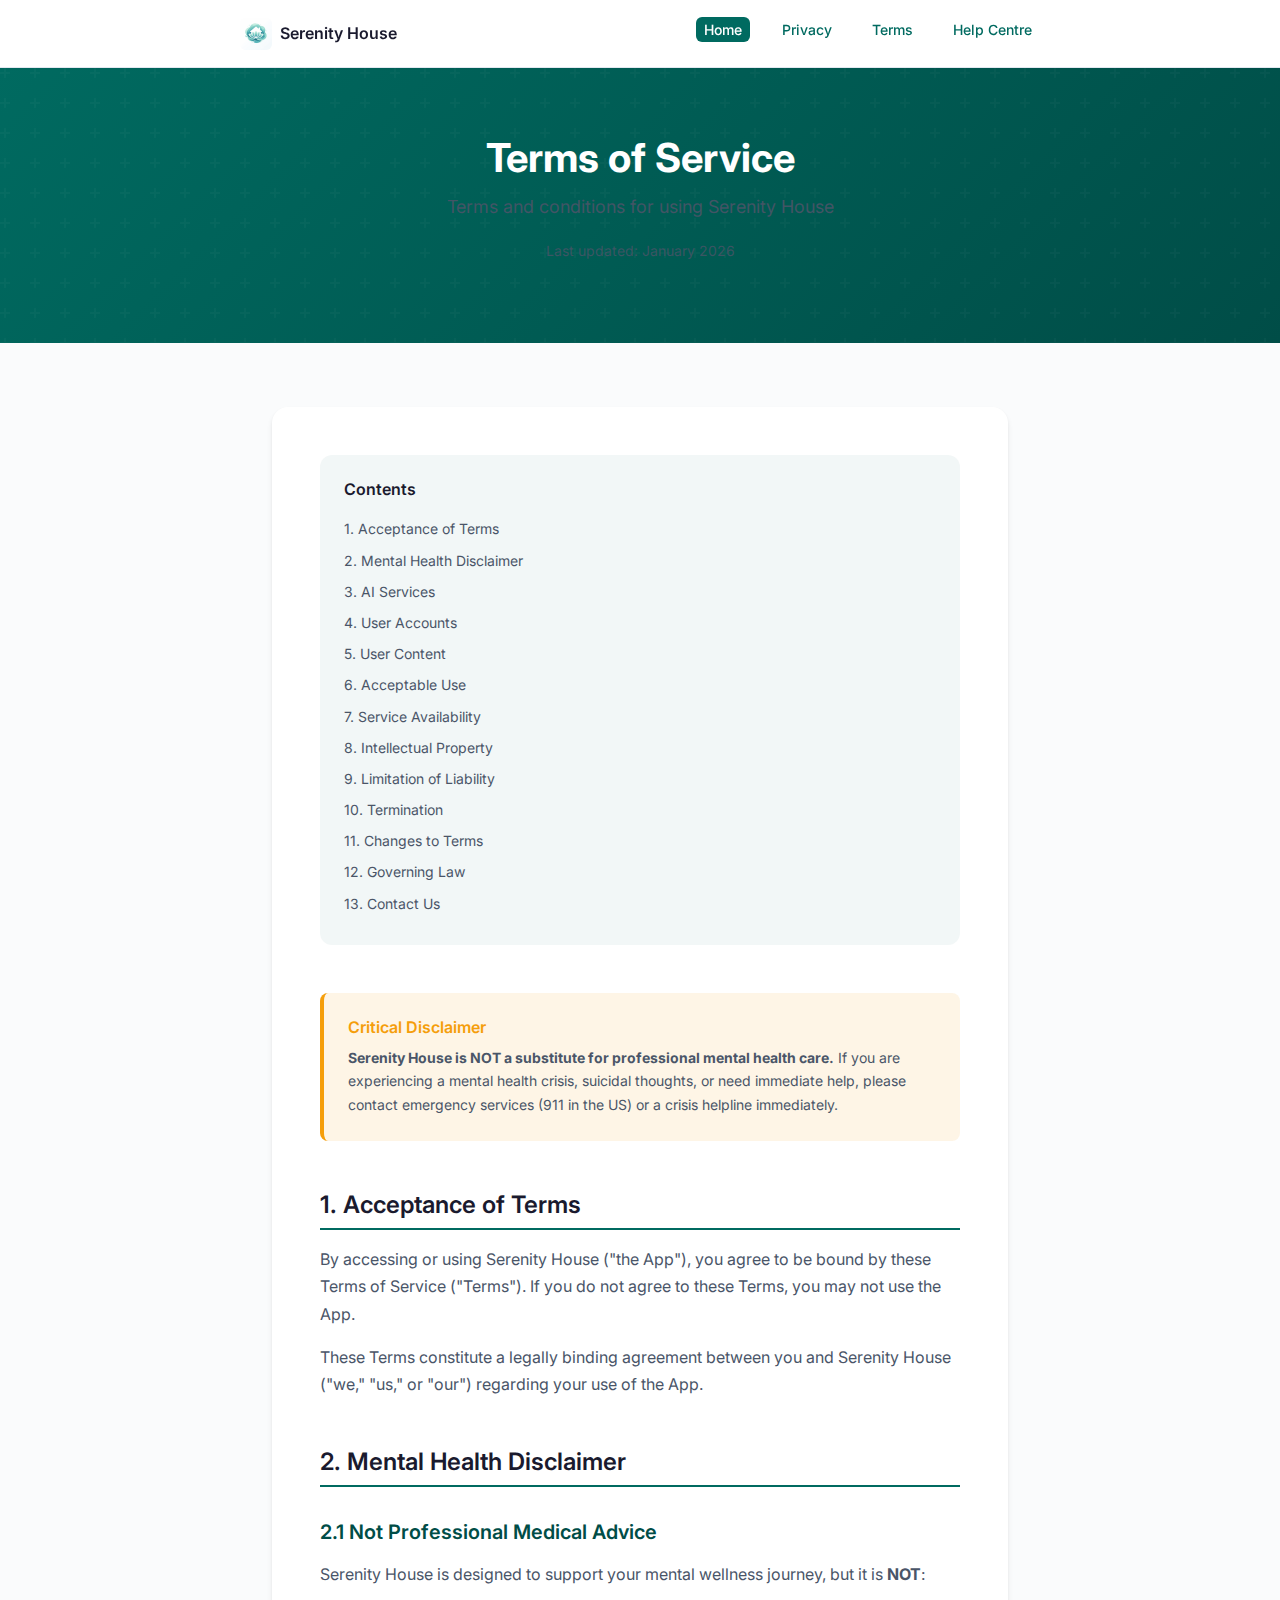
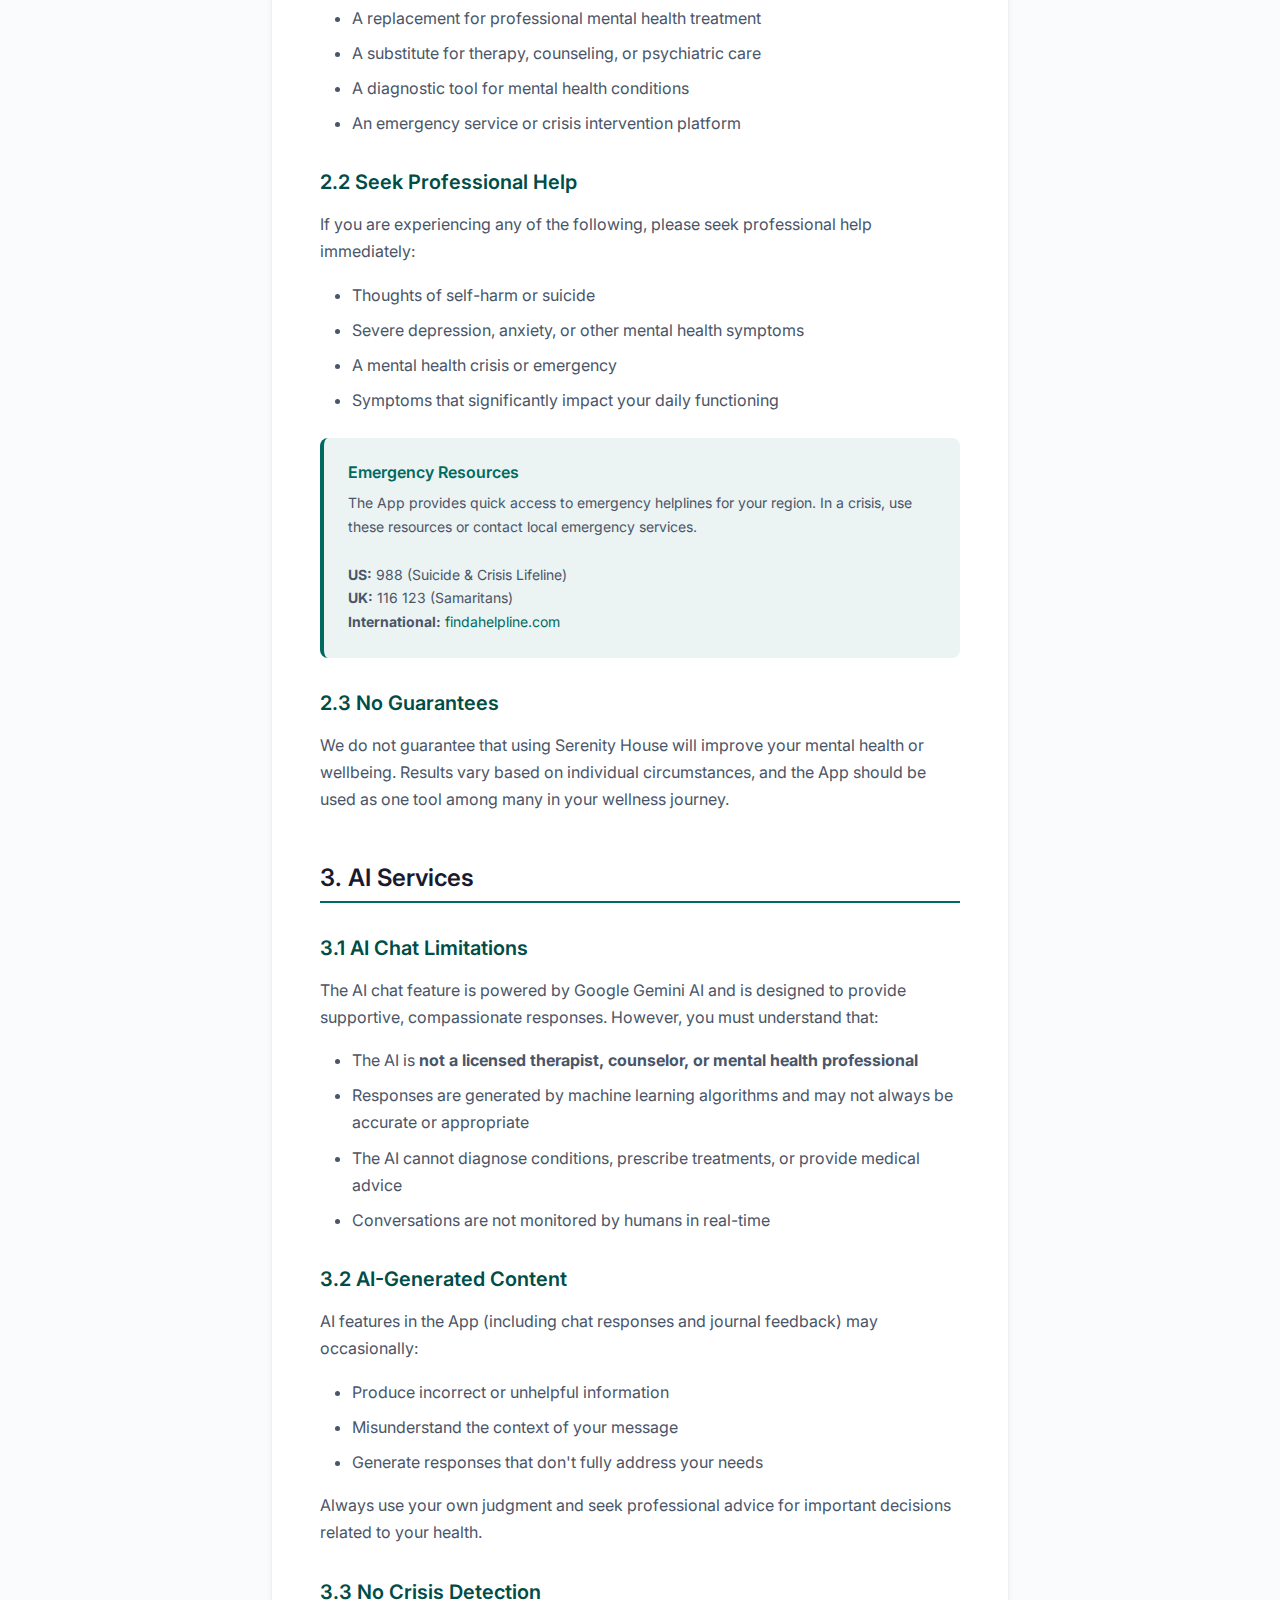
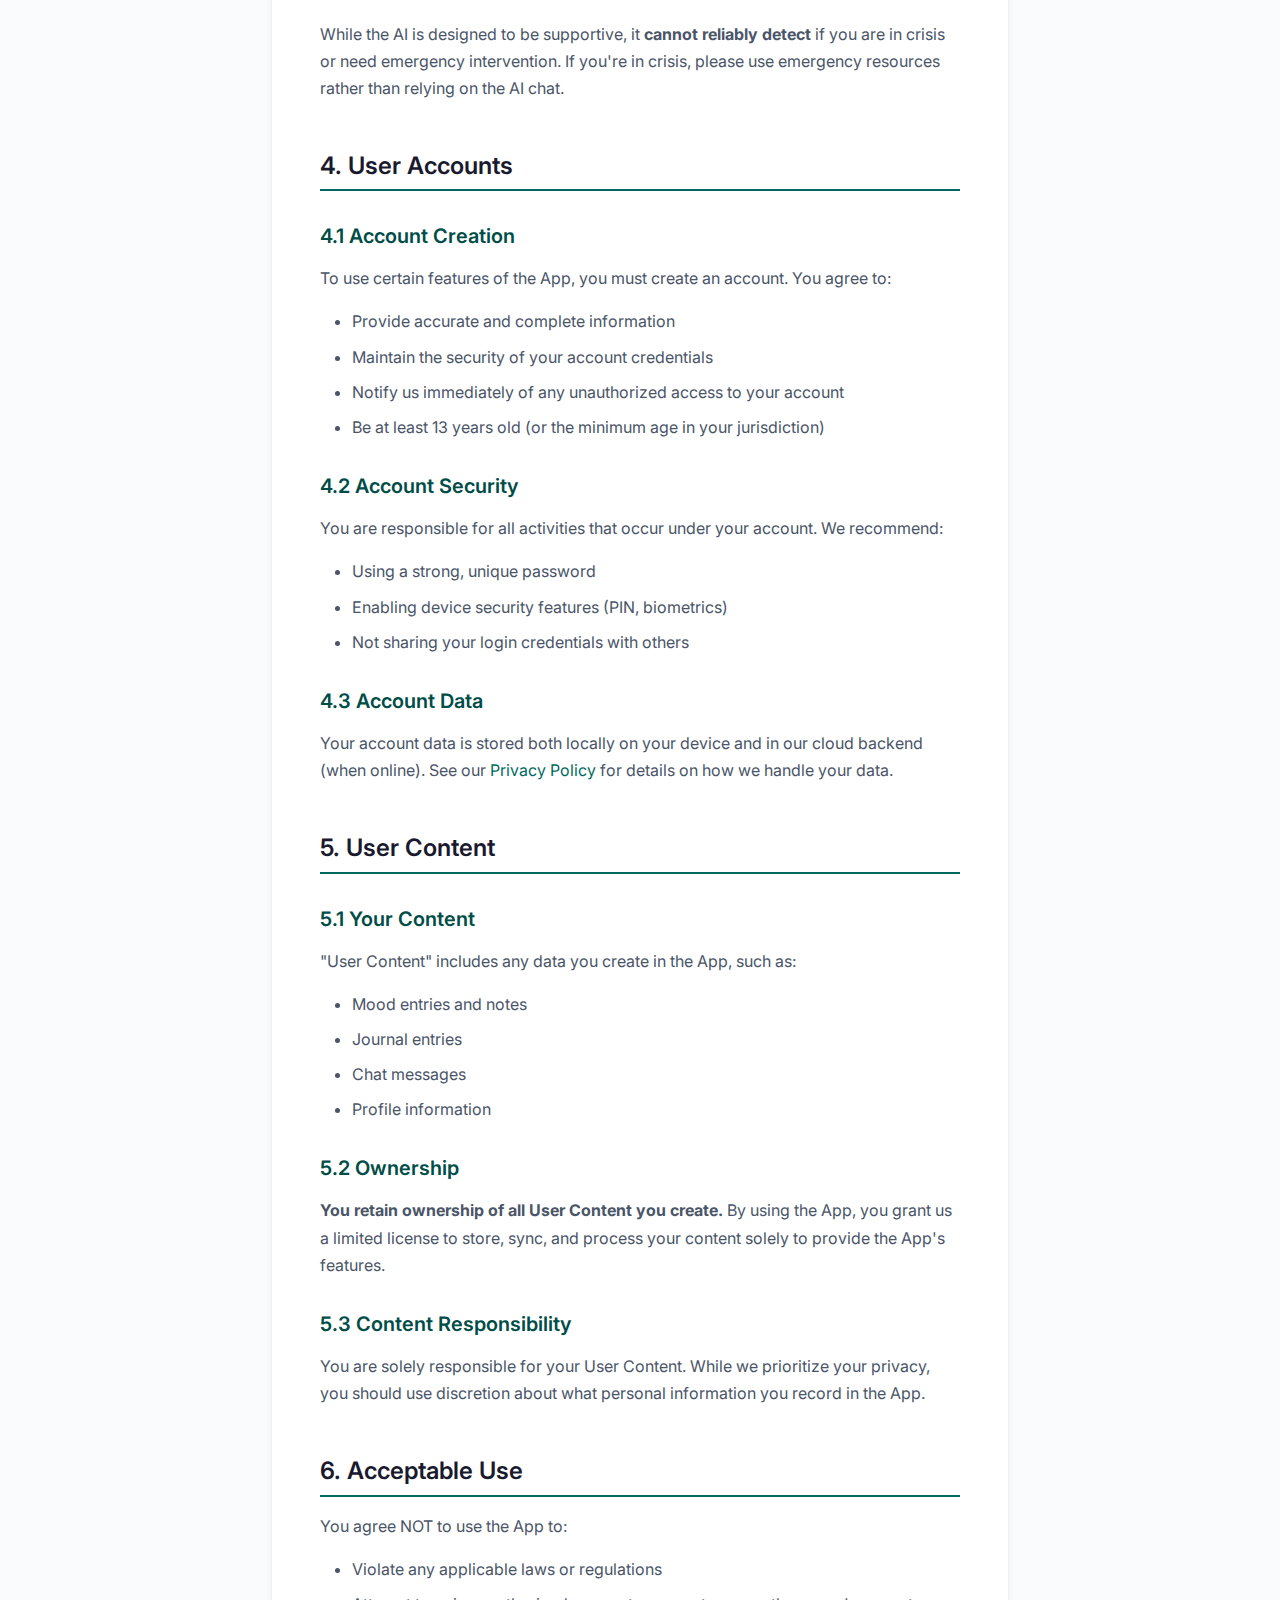
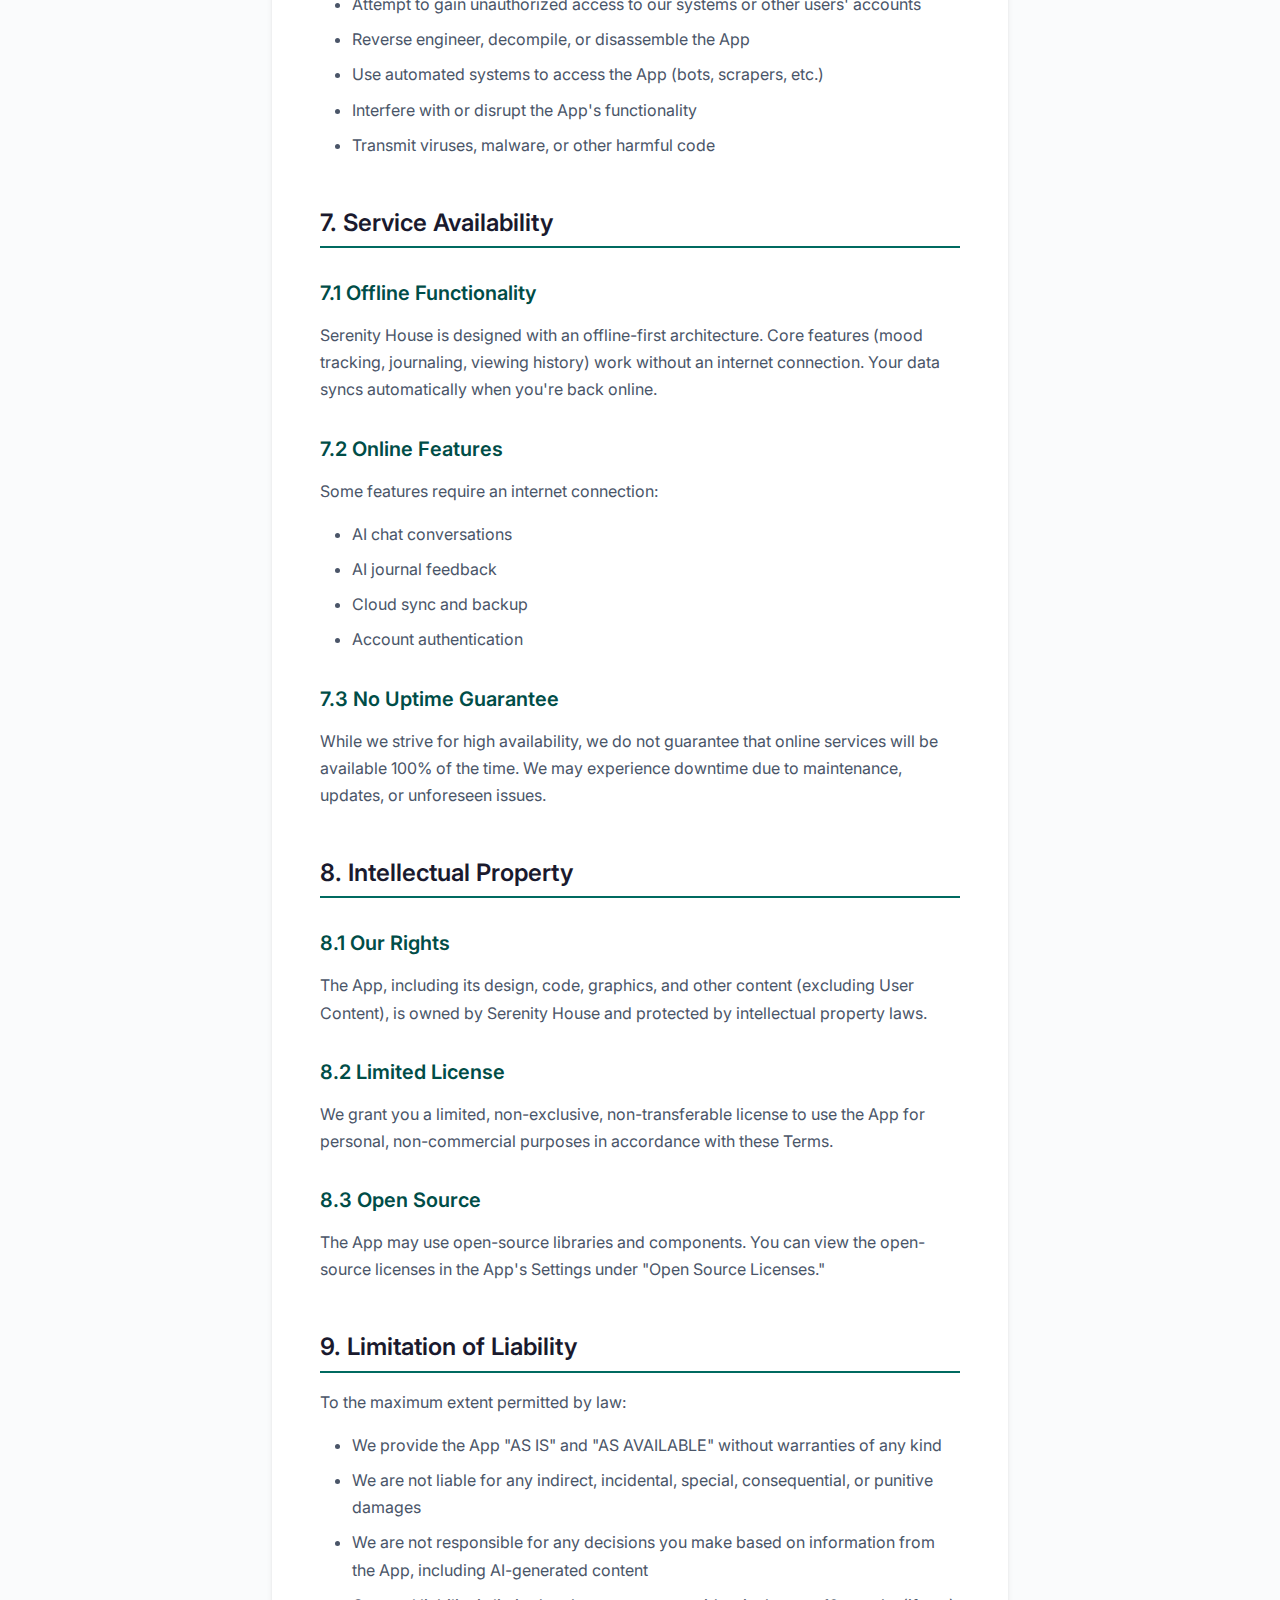
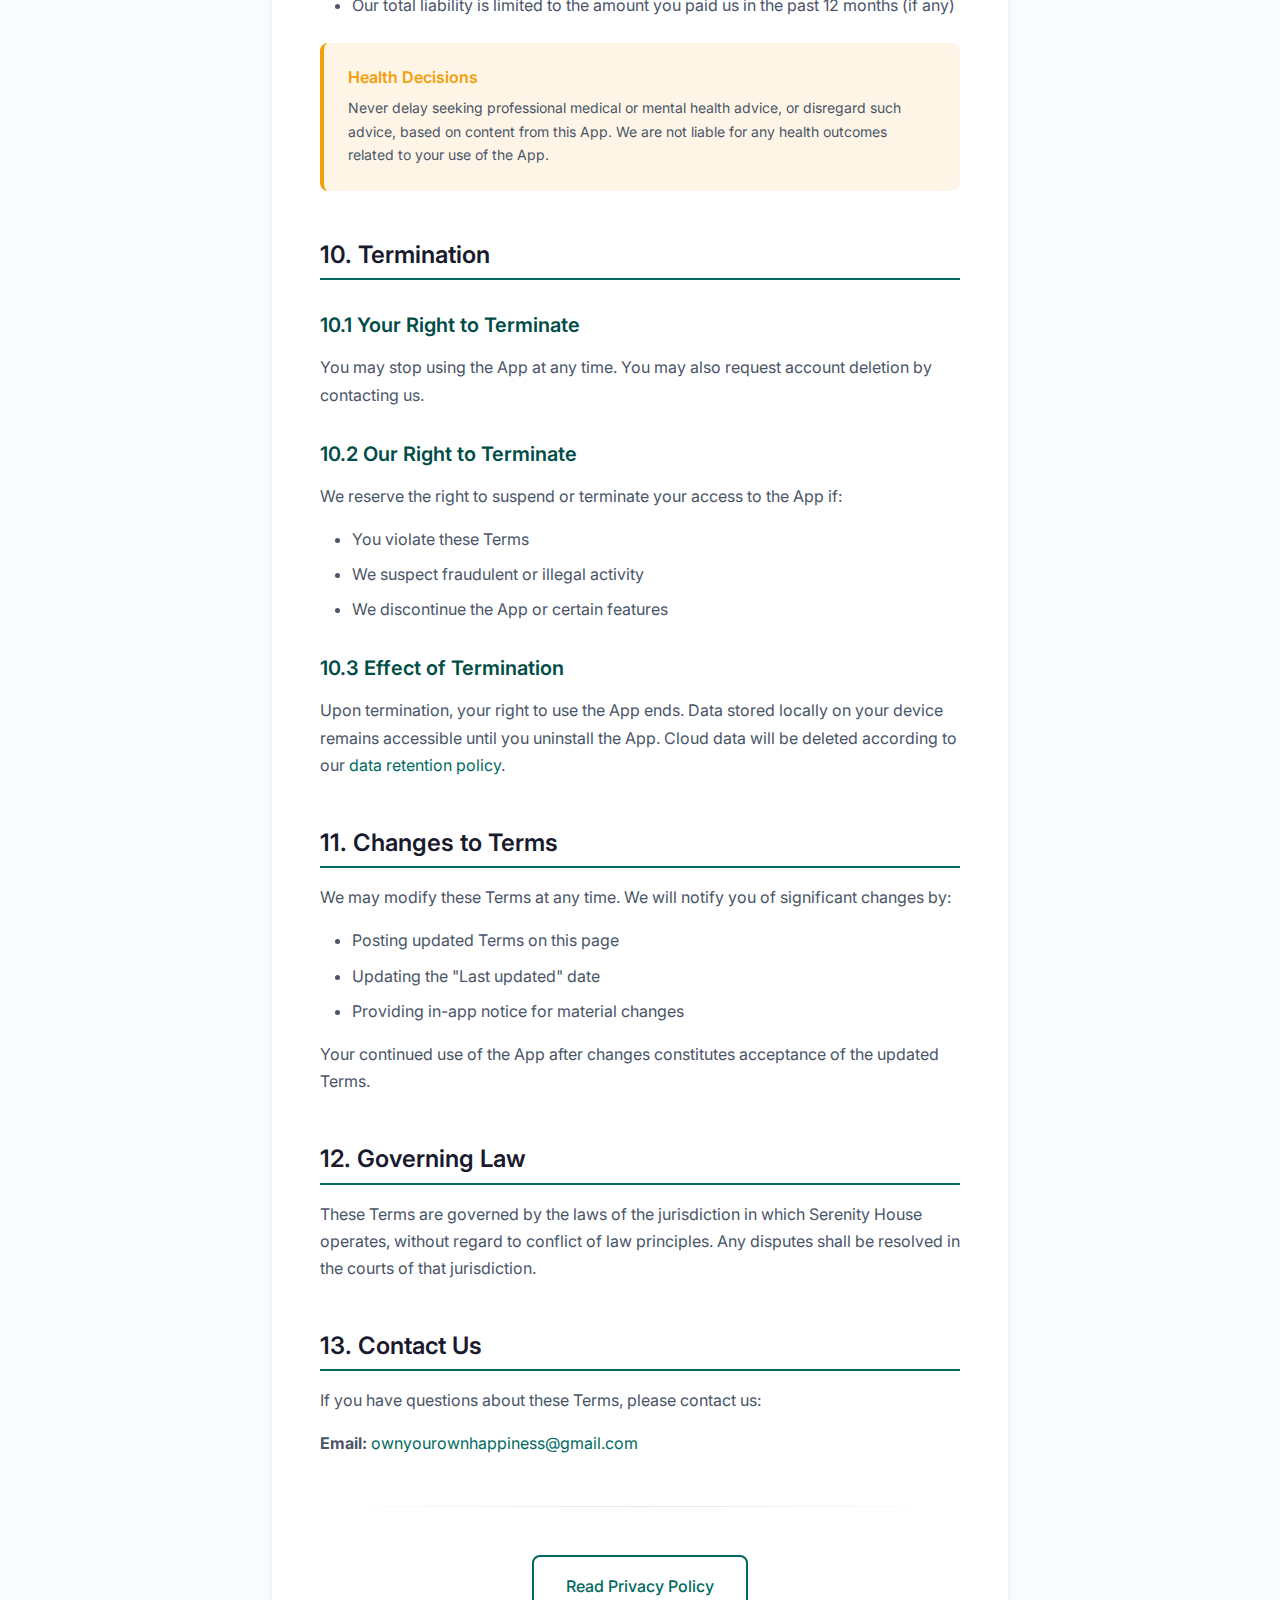
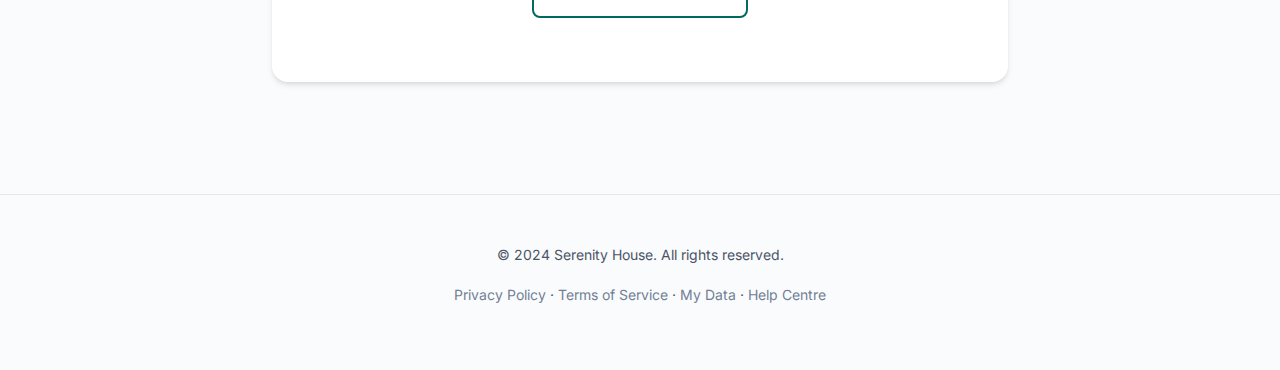
<file: terms-of-service.html>
<!DOCTYPE html>
<html lang="en">

<head>
    <meta charset="UTF-8">
    <meta name="viewport" content="width=device-width, initial-scale=1.0">
    <meta name="description"
        content="Terms of Service for Serenity House - Important information about using our mental health companion app.">
    <meta name="theme-color" content="#006A60">
    <title>Terms of Service - Serenity House</title>
    <link rel="icon" type="image/png" href="app_icon.png">
    <link rel="preconnect" href="https://fonts.googleapis.com">
    <link rel="preconnect" href="https://fonts.gstatic.com" crossorigin>
    <link href="https://fonts.googleapis.com/css2?family=Inter:wght@400;500;600;700&display=swap" rel="stylesheet">
    <link rel="stylesheet" href="styles.css">
</head>

<body>
    <nav class="nav">
        <div class="nav-container">
            <a href="index.html" class="nav-brand">
                <img src="app_icon.png" alt="Serenity House" class="nav-logo">
                Serenity House
            </a>
            <ul class="nav-links">
                <li><a href="index.html" class="active">Home</a></li>
                <li><a href="privacy-policy.html">Privacy</a></li>
                <li><a href="terms-of-service.html">Terms</a></li>
                <li><a href="help-center.html">Help Centre</a></li>
            </ul>
        </div>
    </nav>

    <header class="header">
        <h1>Terms of Service</h1>
        <p class="subtitle">Terms and conditions for using Serenity House</p>
        <p class="last-updated">Last updated: January 2026</p>
    </header>

    <main class="container">
        <div class="content">
            <!-- Table of Contents -->
            <div class="toc">
                <h4>Contents</h4>
                <ul>
                    <li><a href="#acceptance">1. Acceptance of Terms</a></li>
                    <li><a href="#disclaimer">2. Mental Health Disclaimer</a></li>
                    <li><a href="#ai-services">3. AI Services</a></li>
                    <li><a href="#user-accounts">4. User Accounts</a></li>
                    <li><a href="#user-content">5. User Content</a></li>
                    <li><a href="#acceptable-use">6. Acceptable Use</a></li>
                    <li><a href="#service-availability">7. Service Availability</a></li>
                    <li><a href="#intellectual-property">8. Intellectual Property</a></li>
                    <li><a href="#limitation">9. Limitation of Liability</a></li>
                    <li><a href="#termination">10. Termination</a></li>
                    <li><a href="#changes">11. Changes to Terms</a></li>
                    <li><a href="#governing-law">12. Governing Law</a></li>
                    <li><a href="#contact">13. Contact Us</a></li>
                </ul>
            </div>

            <div class="info-box warning">
                <h4>Critical Disclaimer</h4>
                <p>
                    <strong>Serenity House is NOT a substitute for professional mental health care.</strong>
                    If you are experiencing a mental health crisis, suicidal thoughts, or need immediate help,
                    please contact emergency services (911 in the US) or a crisis helpline immediately.
                </p>
            </div>

            <!-- Section 1 -->
            <h2 id="acceptance">1. Acceptance of Terms</h2>
            <p>
                By accessing or using Serenity House ("the App"), you agree to be bound by these Terms of Service
                ("Terms"). If you do not agree to these Terms, you may not use the App.
            </p>
            <p>
                These Terms constitute a legally binding agreement between you and Serenity House ("we," "us," or "our")
                regarding your use of the App.
            </p>

            <!-- Section 2 -->
            <h2 id="disclaimer">2. Mental Health Disclaimer</h2>

            <h3>2.1 Not Professional Medical Advice</h3>
            <p>
                Serenity House is designed to support your mental wellness journey, but it is <strong>NOT</strong>:
            </p>
            <ul>
                <li>A replacement for professional mental health treatment</li>
                <li>A substitute for therapy, counseling, or psychiatric care</li>
                <li>A diagnostic tool for mental health conditions</li>
                <li>An emergency service or crisis intervention platform</li>
            </ul>

            <h3>2.2 Seek Professional Help</h3>
            <p>
                If you are experiencing any of the following, please seek professional help immediately:
            </p>
            <ul>
                <li>Thoughts of self-harm or suicide</li>
                <li>Severe depression, anxiety, or other mental health symptoms</li>
                <li>A mental health crisis or emergency</li>
                <li>Symptoms that significantly impact your daily functioning</li>
            </ul>

            <div class="info-box">
                <h4>Emergency Resources</h4>
                <p>
                    The App provides quick access to emergency helplines for your region.
                    In a crisis, use these resources or contact local emergency services.
                    <br><br>
                    <strong>US:</strong> 988 (Suicide & Crisis Lifeline)<br>
                    <strong>UK:</strong> 116 123 (Samaritans)<br>
                    <strong>International:</strong> <a href="https://findahelpline.com" target="_blank"
                        rel="noopener">findahelpline.com</a>
                </p>
            </div>

            <h3>2.3 No Guarantees</h3>
            <p>
                We do not guarantee that using Serenity House will improve your mental health or wellbeing.
                Results vary based on individual circumstances, and the App should be used as one tool
                among many in your wellness journey.
            </p>

            <!-- Section 3 -->
            <h2 id="ai-services">3. AI Services</h2>

            <h3>3.1 AI Chat Limitations</h3>
            <p>
                The AI chat feature is powered by Google Gemini AI and is designed to provide supportive,
                compassionate responses. However, you must understand that:
            </p>
            <ul>
                <li>The AI is <strong>not a licensed therapist, counselor, or mental health professional</strong></li>
                <li>Responses are generated by machine learning algorithms and may not always be accurate or appropriate
                </li>
                <li>The AI cannot diagnose conditions, prescribe treatments, or provide medical advice</li>
                <li>Conversations are not monitored by humans in real-time</li>
            </ul>

            <h3>3.2 AI-Generated Content</h3>
            <p>
                AI features in the App (including chat responses and journal feedback) may occasionally:
            </p>
            <ul>
                <li>Produce incorrect or unhelpful information</li>
                <li>Misunderstand the context of your message</li>
                <li>Generate responses that don't fully address your needs</li>
            </ul>
            <p>
                Always use your own judgment and seek professional advice for important decisions related to your
                health.
            </p>

            <h3>3.3 No Crisis Detection</h3>
            <p>
                While the AI is designed to be supportive, it <strong>cannot reliably detect</strong> if you
                are in crisis or need emergency intervention. If you're in crisis, please use emergency
                resources rather than relying on the AI chat.
            </p>

            <!-- Section 4 -->
            <h2 id="user-accounts">4. User Accounts</h2>

            <h3>4.1 Account Creation</h3>
            <p>
                To use certain features of the App, you must create an account. You agree to:
            </p>
            <ul>
                <li>Provide accurate and complete information</li>
                <li>Maintain the security of your account credentials</li>
                <li>Notify us immediately of any unauthorized access to your account</li>
                <li>Be at least 13 years old (or the minimum age in your jurisdiction)</li>
            </ul>

            <h3>4.2 Account Security</h3>
            <p>
                You are responsible for all activities that occur under your account. We recommend:
            </p>
            <ul>
                <li>Using a strong, unique password</li>
                <li>Enabling device security features (PIN, biometrics)</li>
                <li>Not sharing your login credentials with others</li>
            </ul>

            <h3>4.3 Account Data</h3>
            <p>
                Your account data is stored both locally on your device and in our cloud backend (when online).
                See our <a href="privacy-policy.html">Privacy Policy</a> for details on how we handle your data.
            </p>

            <!-- Section 5 -->
            <h2 id="user-content">5. User Content</h2>

            <h3>5.1 Your Content</h3>
            <p>
                "User Content" includes any data you create in the App, such as:
            </p>
            <ul>
                <li>Mood entries and notes</li>
                <li>Journal entries</li>
                <li>Chat messages</li>
                <li>Profile information</li>
            </ul>

            <h3>5.2 Ownership</h3>
            <p>
                <strong>You retain ownership of all User Content you create.</strong> By using the App, you
                grant us a limited license to store, sync, and process your content solely to provide the App's
                features.
            </p>

            <h3>5.3 Content Responsibility</h3>
            <p>
                You are solely responsible for your User Content. While we prioritize your privacy, you should
                use discretion about what personal information you record in the App.
            </p>

            <!-- Section 6 -->
            <h2 id="acceptable-use">6. Acceptable Use</h2>
            <p>You agree NOT to use the App to:</p>
            <ul>
                <li>Violate any applicable laws or regulations</li>
                <li>Attempt to gain unauthorized access to our systems or other users' accounts</li>
                <li>Reverse engineer, decompile, or disassemble the App</li>
                <li>Use automated systems to access the App (bots, scrapers, etc.)</li>
                <li>Interfere with or disrupt the App's functionality</li>
                <li>Transmit viruses, malware, or other harmful code</li>
            </ul>

            <!-- Section 7 -->
            <h2 id="service-availability">7. Service Availability</h2>

            <h3>7.1 Offline Functionality</h3>
            <p>
                Serenity House is designed with an offline-first architecture. Core features (mood tracking,
                journaling, viewing history) work without an internet connection. Your data syncs automatically
                when you're back online.
            </p>

            <h3>7.2 Online Features</h3>
            <p>
                Some features require an internet connection:
            </p>
            <ul>
                <li>AI chat conversations</li>
                <li>AI journal feedback</li>
                <li>Cloud sync and backup</li>
                <li>Account authentication</li>
            </ul>

            <h3>7.3 No Uptime Guarantee</h3>
            <p>
                While we strive for high availability, we do not guarantee that online services will be
                available 100% of the time. We may experience downtime due to maintenance, updates, or
                unforeseen issues.
            </p>

            <!-- Section 8 -->
            <h2 id="intellectual-property">8. Intellectual Property</h2>

            <h3>8.1 Our Rights</h3>
            <p>
                The App, including its design, code, graphics, and other content (excluding User Content),
                is owned by Serenity House and protected by intellectual property laws.
            </p>

            <h3>8.2 Limited License</h3>
            <p>
                We grant you a limited, non-exclusive, non-transferable license to use the App for personal,
                non-commercial purposes in accordance with these Terms.
            </p>

            <h3>8.3 Open Source</h3>
            <p>
                The App may use open-source libraries and components. You can view the open-source licenses
                in the App's Settings under "Open Source Licenses."
            </p>

            <!-- Section 9 -->
            <h2 id="limitation">9. Limitation of Liability</h2>
            <p>
                To the maximum extent permitted by law:
            </p>
            <ul>
                <li>
                    We provide the App "AS IS" and "AS AVAILABLE" without warranties of any kind
                </li>
                <li>
                    We are not liable for any indirect, incidental, special, consequential, or punitive damages
                </li>
                <li>
                    We are not responsible for any decisions you make based on information from the App,
                    including AI-generated content
                </li>
                <li>
                    Our total liability is limited to the amount you paid us in the past 12 months (if any)
                </li>
            </ul>

            <div class="info-box warning">
                <h4>Health Decisions</h4>
                <p>
                    Never delay seeking professional medical or mental health advice, or disregard such advice,
                    based on content from this App. We are not liable for any health outcomes related to your use of the
                    App.
                </p>
            </div>

            <!-- Section 10 -->
            <h2 id="termination">10. Termination</h2>

            <h3>10.1 Your Right to Terminate</h3>
            <p>
                You may stop using the App at any time. You may also request account deletion by contacting us.
            </p>

            <h3>10.2 Our Right to Terminate</h3>
            <p>
                We reserve the right to suspend or terminate your access to the App if:
            </p>
            <ul>
                <li>You violate these Terms</li>
                <li>We suspect fraudulent or illegal activity</li>
                <li>We discontinue the App or certain features</li>
            </ul>

            <h3>10.3 Effect of Termination</h3>
            <p>
                Upon termination, your right to use the App ends. Data stored locally on your device remains
                accessible until you uninstall the App. Cloud data will be deleted according to our
                <a href="privacy-policy.html#data-retention">data retention policy</a>.
            </p>

            <!-- Section 11 -->
            <h2 id="changes">11. Changes to Terms</h2>
            <p>
                We may modify these Terms at any time. We will notify you of significant changes by:
            </p>
            <ul>
                <li>Posting updated Terms on this page</li>
                <li>Updating the "Last updated" date</li>
                <li>Providing in-app notice for material changes</li>
            </ul>
            <p>
                Your continued use of the App after changes constitutes acceptance of the updated Terms.
            </p>

            <!-- Section 12 -->
            <h2 id="governing-law">12. Governing Law</h2>
            <p>
                These Terms are governed by the laws of the jurisdiction in which Serenity House operates,
                without regard to conflict of law principles. Any disputes shall be resolved in the courts
                of that jurisdiction.
            </p>

            <!-- Section 13 -->
            <h2 id="contact">13. Contact Us</h2>
            <p>
                If you have questions about these Terms, please contact us:
            </p>
            <p>
                <strong>Email:</strong> <a href="mailto:ownyourownhappiness@gmail.com">ownyourownhappiness@gmail.com</a>
            </p>

            <div class="divider"></div>

            <p style="text-align: center;">
                <a href="privacy-policy.html" class="btn btn-outline">Read Privacy Policy</a>
            </p>
        </div>
    </main>

    <footer class="footer">
        <p>&copy; 2024 Serenity House. All rights reserved.</p>
        <p>
          <a href="privacy-policy.html">Privacy Policy</a> ·
          <a href="terms-of-service.html">Terms of Service</a> ·
          <a href="delete-account.html">My Data</a> ·
          <a href="help-center.html">Help Centre</a>
        </p>
    </footer>
</body>

</html>
</file>
<file: styles.css>
/* Serenity House Legal Pages - Shared Styles */

:root {
  /* Primary palette - calming teal/green */
  --color-primary: #006A60;
  --color-primary-light: #4DB6A9;
  --color-primary-dark: #004D47;

  /* Neutral palette */
  --color-background: #FAFBFC;
  --color-surface: #FFFFFF;
  --color-text: #1A1A2E;
  --color-text-secondary: #4A5568;
  --color-text-muted: #718096;
  --color-border: #E2E8F0;

  /* Accent colors */
  --color-accent: #7E57C2;
  --color-warning: #F59E0B;

  /* Spacing */
  --spacing-xs: 0.25rem;
  --spacing-sm: 0.5rem;
  --spacing-md: 1rem;
  --spacing-lg: 1.5rem;
  --spacing-xl: 2rem;
  --spacing-2xl: 3rem;
  --spacing-3xl: 4rem;

  /* Typography */
  --font-family: 'Inter', -apple-system, BlinkMacSystemFont, 'Segoe UI', Roboto, sans-serif;
  --font-size-sm: 0.875rem;
  --font-size-base: 1rem;
  --font-size-lg: 1.125rem;
  --font-size-xl: 1.25rem;
  --font-size-2xl: 1.5rem;
  --font-size-3xl: 2rem;
  --font-size-4xl: 2.5rem;

  /* Borders */
  --border-radius-sm: 0.375rem;
  --border-radius-md: 0.5rem;
  --border-radius-lg: 0.75rem;
  --border-radius-xl: 1rem;

  /* Shadows */
  --shadow-sm: 0 1px 2px 0 rgba(0, 0, 0, 0.05);
  --shadow-md: 0 4px 6px -1px rgba(0, 0, 0, 0.1), 0 2px 4px -1px rgba(0, 0, 0, 0.06);
  --shadow-lg: 0 10px 15px -3px rgba(0, 0, 0, 0.1), 0 4px 6px -2px rgba(0, 0, 0, 0.05);
}

/* Dark mode */
@media (prefers-color-scheme: dark) {
  :root {
    --color-background: #0F1419;
    --color-surface: #1A1F2E;
    --color-text: #F7FAFC;
    --color-text-secondary: #A0AEC0;
    --color-text-muted: #718096;
    --color-border: #2D3748;
    --color-primary-light: #38B2AC;
  }
}

/* Reset & Base */
*,
*::before,
*::after {
  box-sizing: border-box;
  margin: 0;
  padding: 0;
}

html {
  scroll-behavior: smooth;
  font-size: 16px;
}

body {
  font-family: var(--font-family);
  font-size: var(--font-size-base);
  line-height: 1.7;
  color: var(--color-text);
  background-color: var(--color-background);
  min-height: 100vh;
}

/* Typography */
h1,
h2,
h3,
h4,
h5,
h6 {
  font-weight: 600;
  line-height: 1.3;
  color: var(--color-text);
  margin-bottom: var(--spacing-md);
}

h1 {
  font-size: var(--font-size-4xl);
  font-weight: 700;
}

h2 {
  font-size: var(--font-size-2xl);
  margin-top: var(--spacing-2xl);
  padding-bottom: var(--spacing-sm);
  border-bottom: 2px solid var(--color-primary);
}

h3 {
  font-size: var(--font-size-xl);
  margin-top: var(--spacing-xl);
  color: var(--color-primary-dark);
}

@media (prefers-color-scheme: dark) {
  h3 {
    color: var(--color-primary-light);
  }
}

p {
  margin-bottom: var(--spacing-md);
  color: var(--color-text-secondary);
}

a {
  color: var(--color-primary);
  text-decoration: none;
  transition: color 0.2s ease;
}

a:hover {
  color: var(--color-primary-dark);
  text-decoration: underline;
}

ul,
ol {
  margin-bottom: var(--spacing-md);
  padding-left: var(--spacing-xl);
}

li {
  margin-bottom: var(--spacing-sm);
  color: var(--color-text-secondary);
}

/* Layout */
.container {
  max-width: 800px;
  margin: 0 auto;
  padding: var(--spacing-xl);
}

@media (max-width: 640px) {
  .container {
    padding: var(--spacing-md);
  }

  h1 {
    font-size: var(--font-size-2xl);
  }

  h2 {
    font-size: var(--font-size-xl);
  }
}

/* Header */
.header {
  background: linear-gradient(135deg, var(--color-primary) 0%, var(--color-primary-dark) 100%);
  color: white;
  padding: var(--spacing-3xl) var(--spacing-xl);
  text-align: center;
  position: relative;
  overflow: hidden;
}

.header::before {
  content: '';
  position: absolute;
  top: 0;
  left: 0;
  right: 0;
  bottom: 0;
  background: url("data:image/svg+xml,%3Csvg width='60' height='60' viewBox='0 0 60 60' xmlns='http://www.w3.org/2000/svg'%3E%3Cg fill='none' fill-rule='evenodd'%3E%3Cg fill='%23ffffff' fill-opacity='0.05'%3E%3Cpath d='M36 34v-4h-2v4h-4v2h4v4h2v-4h4v-2h-4zm0-30V0h-2v4h-4v2h4v4h2V6h4V4h-4zM6 34v-4H4v4H0v2h4v4h2v-4h4v-2H6zM6 4V0H4v4H0v2h4v4h2V6h4V4H6z'/%3E%3C/g%3E%3C/g%3E%3C/svg%3E");
  opacity: 0.5;
}

.header h1 {
  color: white;
  margin-bottom: var(--spacing-sm);
  position: relative;
  z-index: 1;
}

.header .subtitle {
  font-size: var(--font-size-lg);
  opacity: 0.9;
  position: relative;
  z-index: 1;
}

.header .last-updated {
  font-size: var(--font-size-sm);
  opacity: 0.8;
  margin-top: var(--spacing-md);
  position: relative;
  z-index: 1;
}

/* Navigation */
.nav {
  background-color: var(--color-surface);
  border-bottom: 1px solid var(--color-border);
  padding: var(--spacing-md) var(--spacing-xl);
  position: sticky;
  top: 0;
  z-index: 100;
  box-shadow: var(--shadow-sm);
}

.nav-container {
  max-width: 800px;
  margin: 0 auto;
  display: flex;
  justify-content: space-between;
  align-items: center;
  flex-wrap: wrap;
  gap: var(--spacing-md);
}

.nav-brand {
  display: flex;
  align-items: center;
  gap: var(--spacing-sm);
  font-weight: 600;
  color: var(--color-text);
}

.nav-brand svg {
  width: 24px;
  height: 24px;
  fill: var(--color-primary);
}

.nav-logo {
  width: 32px;
  height: 32px;
  border-radius: 6px;
}

.header-logo {
  width: 80px;
  height: 80px;
  border-radius: 16px;
  margin-bottom: var(--spacing-md);
  box-shadow: var(--shadow-lg);
}

.icon-badge {
  display: inline-block;
  padding: var(--spacing-xs) var(--spacing-sm);
  background-color: var(--color-primary);
  color: white;
  border-radius: var(--border-radius-sm);
  font-size: var(--font-size-sm);
  font-weight: 600;
}

.nav-links {
  display: flex;
  gap: var(--spacing-lg);
  list-style: none;
  margin: 0;
  padding: 0;
}

.nav-links a {
  font-size: var(--font-size-sm);
  font-weight: 500;
  padding: var(--spacing-xs) var(--spacing-sm);
  border-radius: var(--border-radius-sm);
  transition: background-color 0.2s ease;
}

.nav-links a:hover {
  background-color: var(--color-primary);
  color: white;
  text-decoration: none;
}

.nav-links a.active {
  background-color: var(--color-primary);
  color: white;
}

/* Content sections */
.content {
  background-color: var(--color-surface);
  border-radius: var(--border-radius-xl);
  box-shadow: var(--shadow-md);
  padding: var(--spacing-2xl);
  margin: var(--spacing-xl) 0;
}

@media (max-width: 640px) {
  .content {
    padding: var(--spacing-lg);
    border-radius: var(--border-radius-lg);
  }
}

/* Info boxes */
.info-box {
  background-color: rgba(0, 106, 96, 0.08);
  border-left: 4px solid var(--color-primary);
  padding: var(--spacing-lg);
  border-radius: var(--border-radius-md);
  margin: var(--spacing-lg) 0;
}

.info-box.warning {
  background-color: rgba(245, 158, 11, 0.1);
  border-left-color: var(--color-warning);
}

.info-box h4 {
  color: var(--color-primary);
  margin-bottom: var(--spacing-sm);
  font-size: var(--font-size-base);
}

.info-box.warning h4 {
  color: var(--color-warning);
}

.info-box p {
  margin-bottom: 0;
  font-size: var(--font-size-sm);
}

/* Data table */
.data-table {
  width: 100%;
  border-collapse: collapse;
  margin: var(--spacing-lg) 0;
  font-size: var(--font-size-sm);
}

.data-table th,
.data-table td {
  padding: var(--spacing-md);
  text-align: left;
  border-bottom: 1px solid var(--color-border);
}

.data-table th {
  background-color: var(--color-primary);
  color: white;
  font-weight: 600;
}

.data-table tr:hover {
  background-color: rgba(0, 106, 96, 0.03);
}

@media (max-width: 640px) {
  .data-table {
    display: block;
    overflow-x: auto;
  }
}

/* Card grid */
.card-grid {
  display: grid;
  grid-template-columns: repeat(auto-fit, minmax(250px, 1fr));
  gap: var(--spacing-lg);
  margin: var(--spacing-xl) 0;
}

.card {
  background-color: var(--color-surface);
  border: 1px solid var(--color-border);
  border-radius: var(--border-radius-lg);
  padding: var(--spacing-lg);
  transition: box-shadow 0.2s ease, transform 0.2s ease;
}

.card:hover {
  box-shadow: var(--shadow-lg);
  transform: translateY(-2px);
}

.card h3 {
  margin-top: 0;
  font-size: var(--font-size-lg);
  display: flex;
  align-items: center;
  gap: var(--spacing-sm);
}

.card p {
  font-size: var(--font-size-sm);
  margin-bottom: 0;
}

/* Emoji icons */
.emoji-icon {
  font-size: 1.5em;
}

/* Footer */
.footer {
  text-align: center;
  padding: var(--spacing-2xl) var(--spacing-xl);
  color: var(--color-text-muted);
  font-size: var(--font-size-sm);
  border-top: 1px solid var(--color-border);
  margin-top: var(--spacing-2xl);
}

.footer a {
  color: var(--color-text-muted);
}

.footer a:hover {
  color: var(--color-primary);
}

/* Buttons */
.btn {
  display: inline-flex;
  align-items: center;
  gap: var(--spacing-sm);
  padding: var(--spacing-md) var(--spacing-xl);
  background-color: var(--color-primary);
  color: white;
  border: none;
  border-radius: var(--border-radius-md);
  font-size: var(--font-size-base);
  font-weight: 500;
  cursor: pointer;
  text-decoration: none;
  transition: background-color 0.2s ease, transform 0.1s ease;
}

.btn:hover {
  background-color: var(--color-primary-dark);
  text-decoration: none;
  color: white;
}

.btn:active {
  transform: scale(0.98);
}

.btn-outline {
  background-color: transparent;
  border: 2px solid var(--color-primary);
  color: var(--color-primary);
}

.btn-outline:hover {
  background-color: var(--color-primary);
  color: white;
}

/* Section divider */
.divider {
  height: 1px;
  background: linear-gradient(to right, transparent, var(--color-border), transparent);
  margin: var(--spacing-2xl) 0;
}

/* Table of Contents */
.toc {
  background-color: rgba(0, 106, 96, 0.05);
  border-radius: var(--border-radius-lg);
  padding: var(--spacing-lg);
  margin-bottom: var(--spacing-2xl);
}

.toc h4 {
  margin-bottom: var(--spacing-md);
  color: var(--color-text);
}

.toc ul {
  list-style: none;
  padding-left: 0;
  margin-bottom: 0;
}

.toc li {
  margin-bottom: var(--spacing-xs);
}

.toc a {
  font-size: var(--font-size-sm);
  color: var(--color-text-secondary);
}

.toc a:hover {
  color: var(--color-primary);
}

/* Print styles */
@media print {
  .nav {
    display: none;
  }

  .content {
    box-shadow: none;
    border: 1px solid #ccc;
  }

  a {
    color: inherit;
  }

  a[href]::after {
    content: " (" attr(href) ")";
    font-size: 0.8em;
    color: #666;
  }
}
</file>
